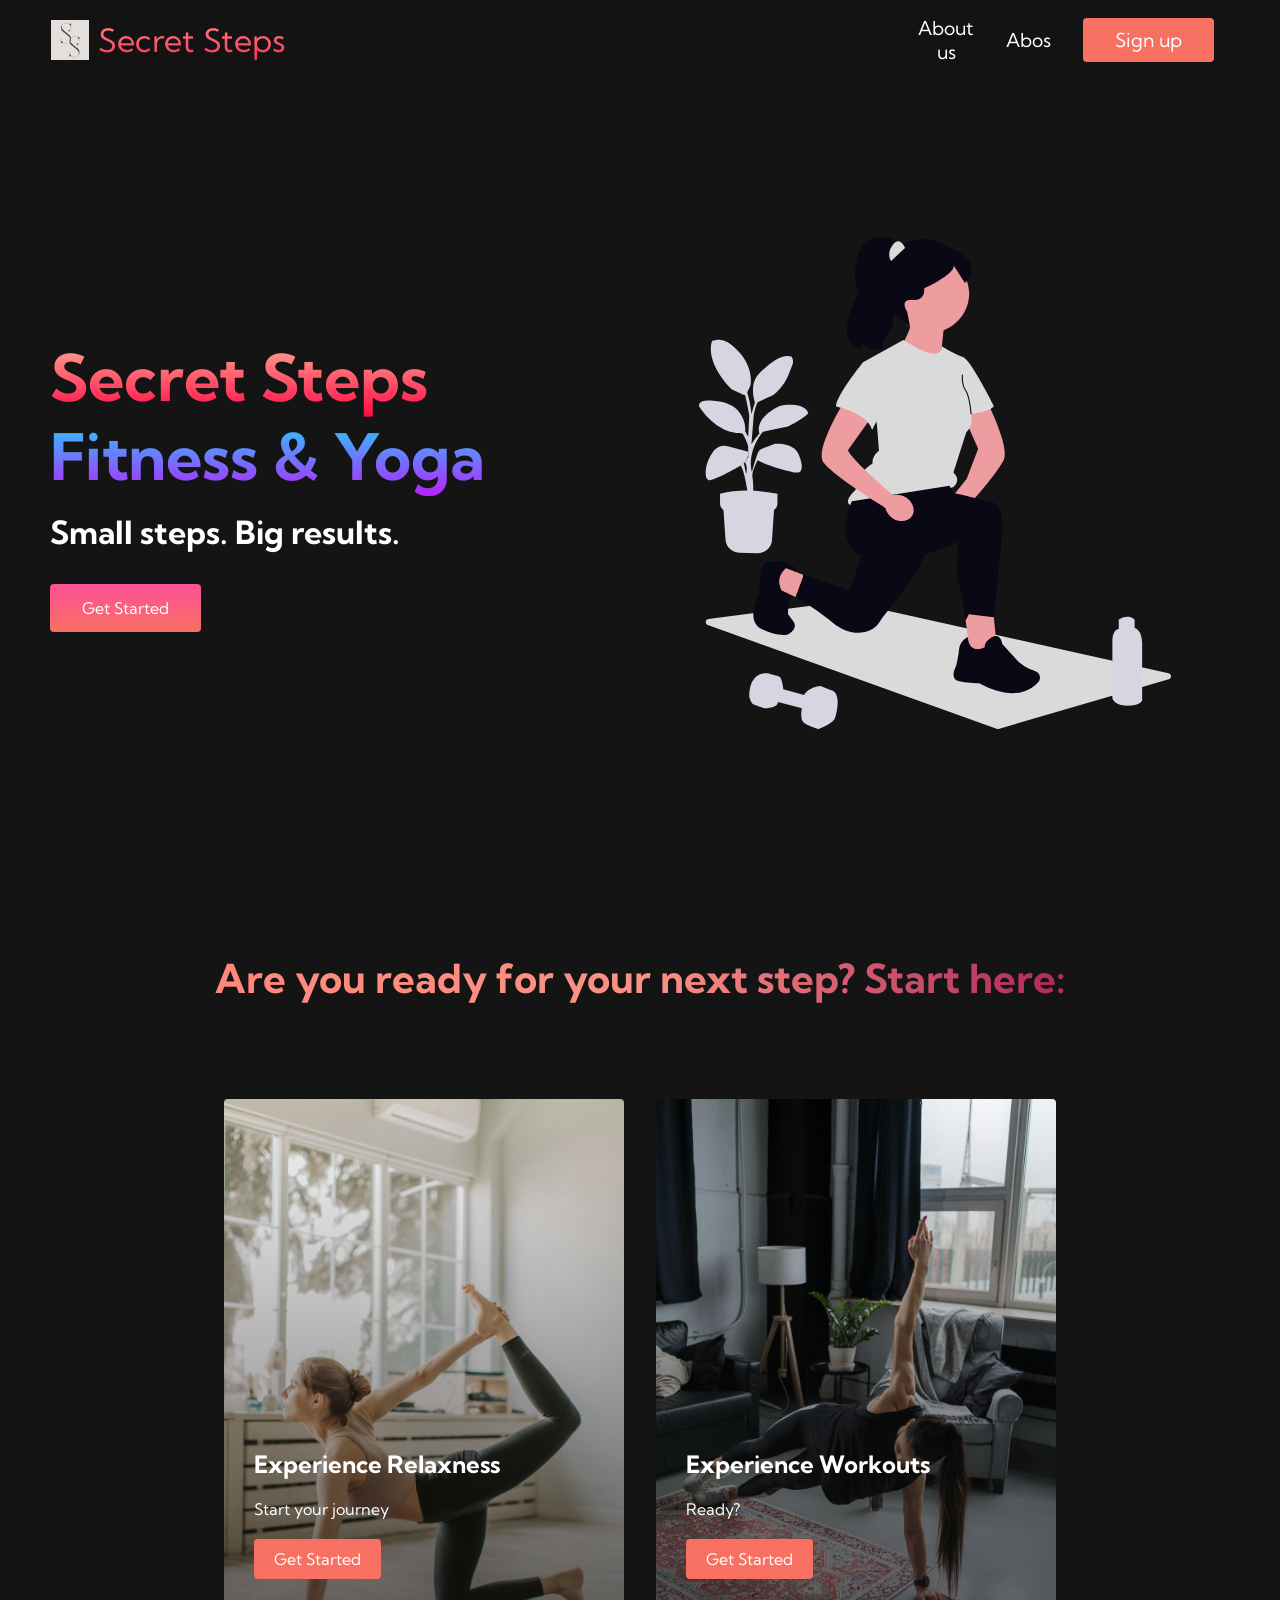
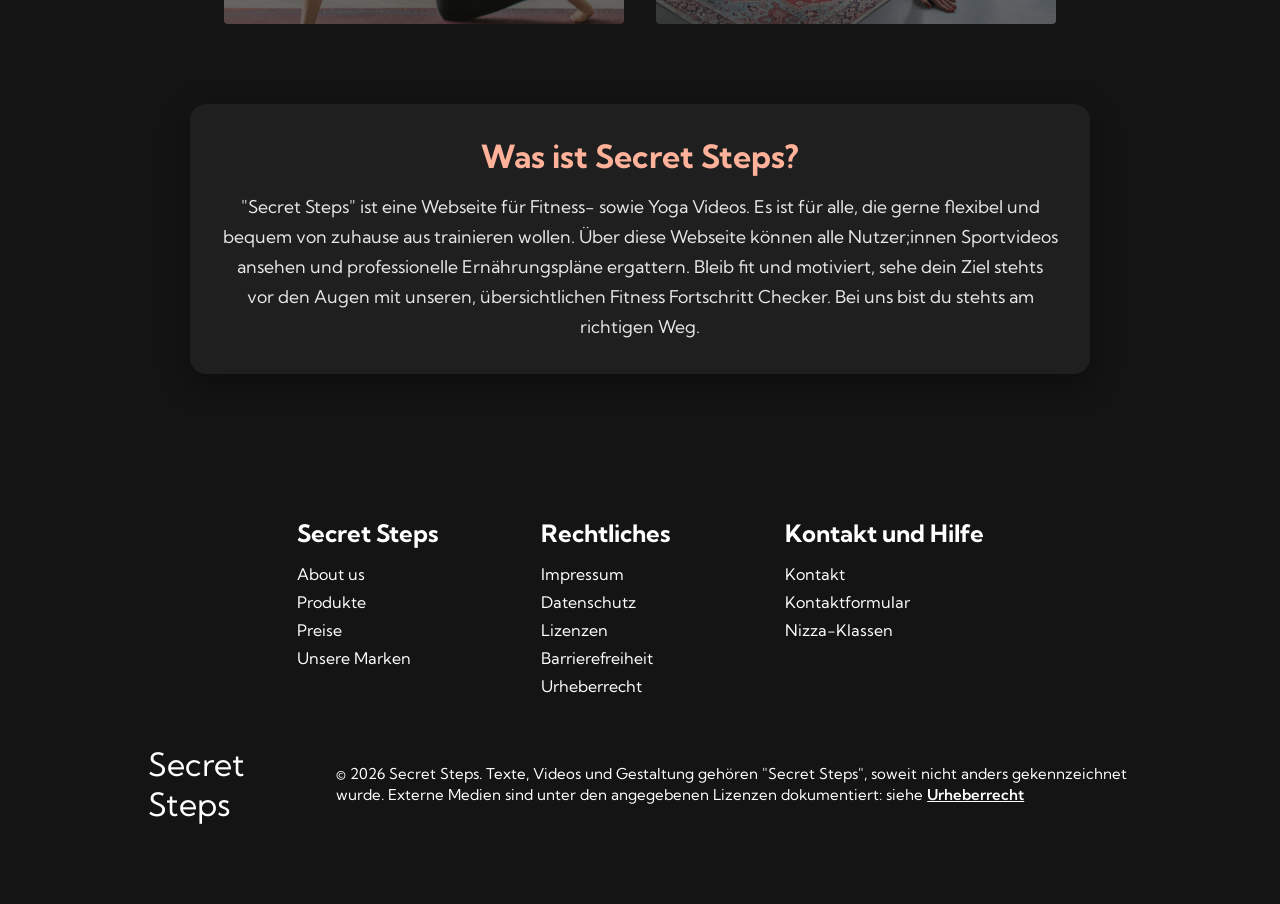
<file: index.html>
<!DOCTYPE html>
    <html lang="de">
    <head>
        <meta charset="UTF-8">
        <meta name="viewport" content="width=device-width, initial-scale=1.0">
        <title>Secret Steps</title>
        <link rel="stylesheet" href="styles.css">
        <link rel="preconnect" href="https://fonts.googleapis.com">
        <link rel="preconnect" href="https://fonts.gstatic.com" crossorigin>
        <link href="https://fonts.googleapis.com/css2?family=Kumbh+Sans:wght,YOPQ@100..900,300&display=swap" rel="stylesheet">
    </head>
    <body>
       <nav class="navbar">
        <div class="navbar__container">
            <a href="index.html" id="navbar__logo">
                <img src = "image/SS-Logo.png" alt = "Secret Steps Logo" class="logo-img">
                Secret Steps
            </a>
            
            <ul class="navbar__menu">
                
                <li class="navbar__item">
                    <a href="about.html" class="navbar__links">
                        About us
                    </a>
                </li>
                <li class="navbar__item">
                    <a href="products.html#videos" class="navbar__links">
                        Abos
                    </a>
                </li>
                <li class="navbar__btn">
                    <a href="checkout.html" class="button checkout-btn login-notice">
                        Sign up
                    </a>
                </li>
            </ul>
        </div>
       </nav>

       <div class = "main">
            <div class = "main__container">
                <div class="main__contant">
                    <h1>Secret Steps</h1>
                    <h2>Fitness & Yoga</h2>
                    <p>Small steps. Big results.</p>
                    <button class="main__btn"><a href="products.html">Get Started</a></button>
                </div>
                <div class="main__img--container">
                    <img src="image/pic1.svg" alt="pic" id="main__img">
                </div>
            </div>
       </div>
       <div class="services">
        <h1>Are you ready for your next step? Start here:</h1>
        <div class="services__container">
            <div class="services__card">
                <h2>Experience Relaxness</h2>
                <p>Start your journey</p>
                <a href="products.html#videos"><button>Get Started</button></a>
            </div>
            <div class="services__card">
                <h2>Experience Workouts</h2>
                <p>Ready?</p>
                <a href="products.html#videos"><button>Get Started</button></a>
                
            </div>
        </div>
        <div class="website-description">
            <h2>Was ist Secret Steps?</h2>
            <p>
                "Secret Steps" ist eine Webseite für Fitness- sowie Yoga Videos. Es ist für alle, die gerne flexibel und bequem von zuhause aus trainieren wollen. Über diese Webseite können alle Nutzer;innen Sportvideos ansehen und professionelle Ernährungspläne ergattern.
                Bleib fit und motiviert, sehe dein Ziel stehts vor den Augen mit unseren, übersichtlichen Fitness Fortschritt Checker. Bei uns bist du stehts am richtigen Weg.
            </p>
        </div>
       </div>


       <div class="footer__container">
        <div class="footer__links">
            <div class="footer__links--wrapper">
                <div class = "footer__links--items">
                    <h2>Secret Steps</h2>
                    <a href="about.html">About us</a>
                    <a href="products.html">Produkte</a>
                    <a href="products.html#videos">Preise</a>
                    <a href="about.html#marken">Unsere Marken</a>
                </div>
            </div>
            <div class="footer__link--wrapper">
                <div class = "footer__links--items">
                    <h2>Rechtliches</h2>
                    <a href="impressum.html">Impressum</a>
                    <a href="datenschutz.html">Datenschutz</a>
                    <a href="lizensen.html">Lizenzen</a>
                    <a href="barrierefreiheit.html">Barrierefreiheit</a>
                    <a href="lizenz.html">Urheberrecht</a>
                </div>
                <div class = "footer__links--items">
                    <h2>Kontakt und Hilfe</h2>
                    <a href="gewerbe.html">Kontakt</a>
                    <a href="gewerbe.html#formular">Kontaktformular</a>
                    <a href="about.html#nizza">Nizza-Klassen</a>
                </div>
            </div>
        </div>
        <div class="social__media">
            <div class="social__media--wrap">
                <div class="footer__logo">
                    <a href="index.html" id="footer__logo"><i class="fas fa-gem"></i>Secret Steps</a>
                </div>
                <p class="website__rights">© 2026 Secret Steps. Texte, Videos und Gestaltung gehören "Secret Steps", soweit nicht anders gekennzeichnet wurde.
                    Externe Medien sind unter den angegebenen Lizenzen dokumentiert: siehe <a href="lizenz.html">Urheberrecht</a> 
                    </p>
                
            </div>
        </div>
       </div>
       

       <script src="app.js"></script>
       <script src="login.js"></script>
    </body>
    </html>
</file>
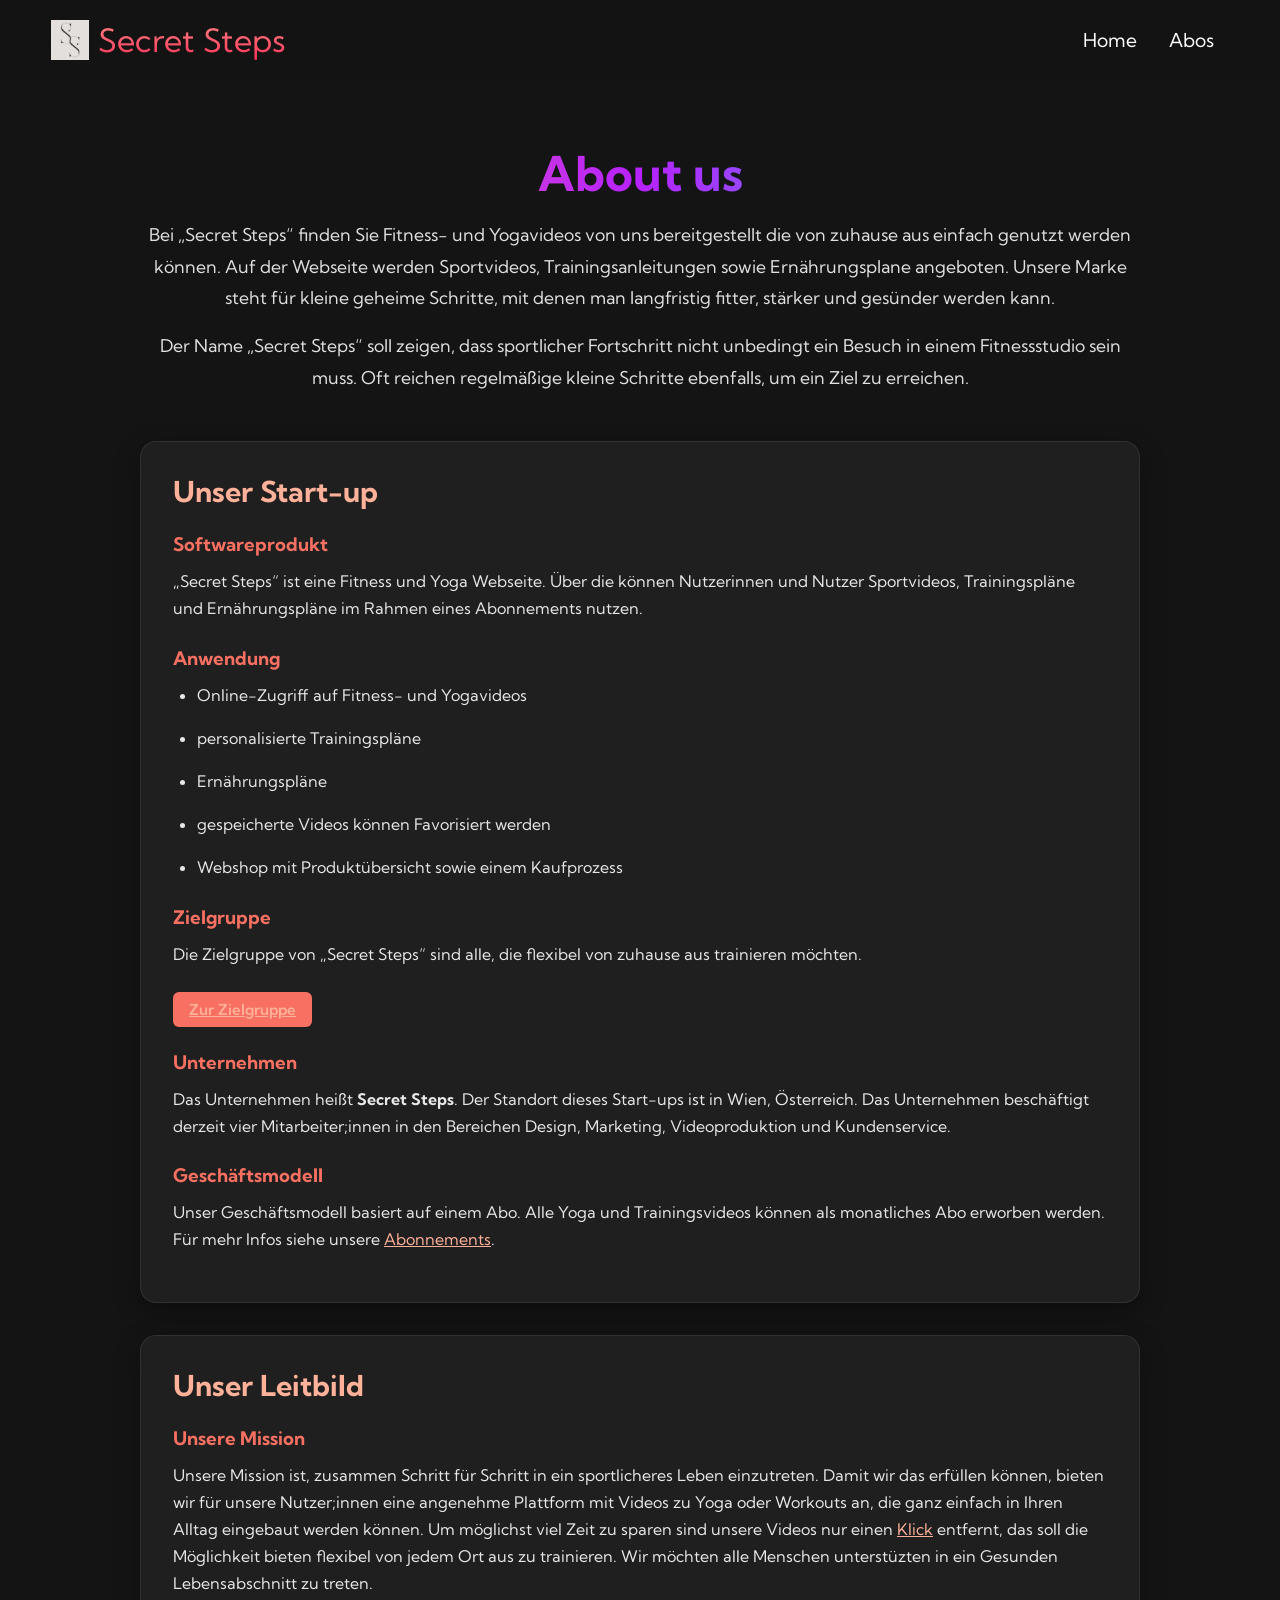
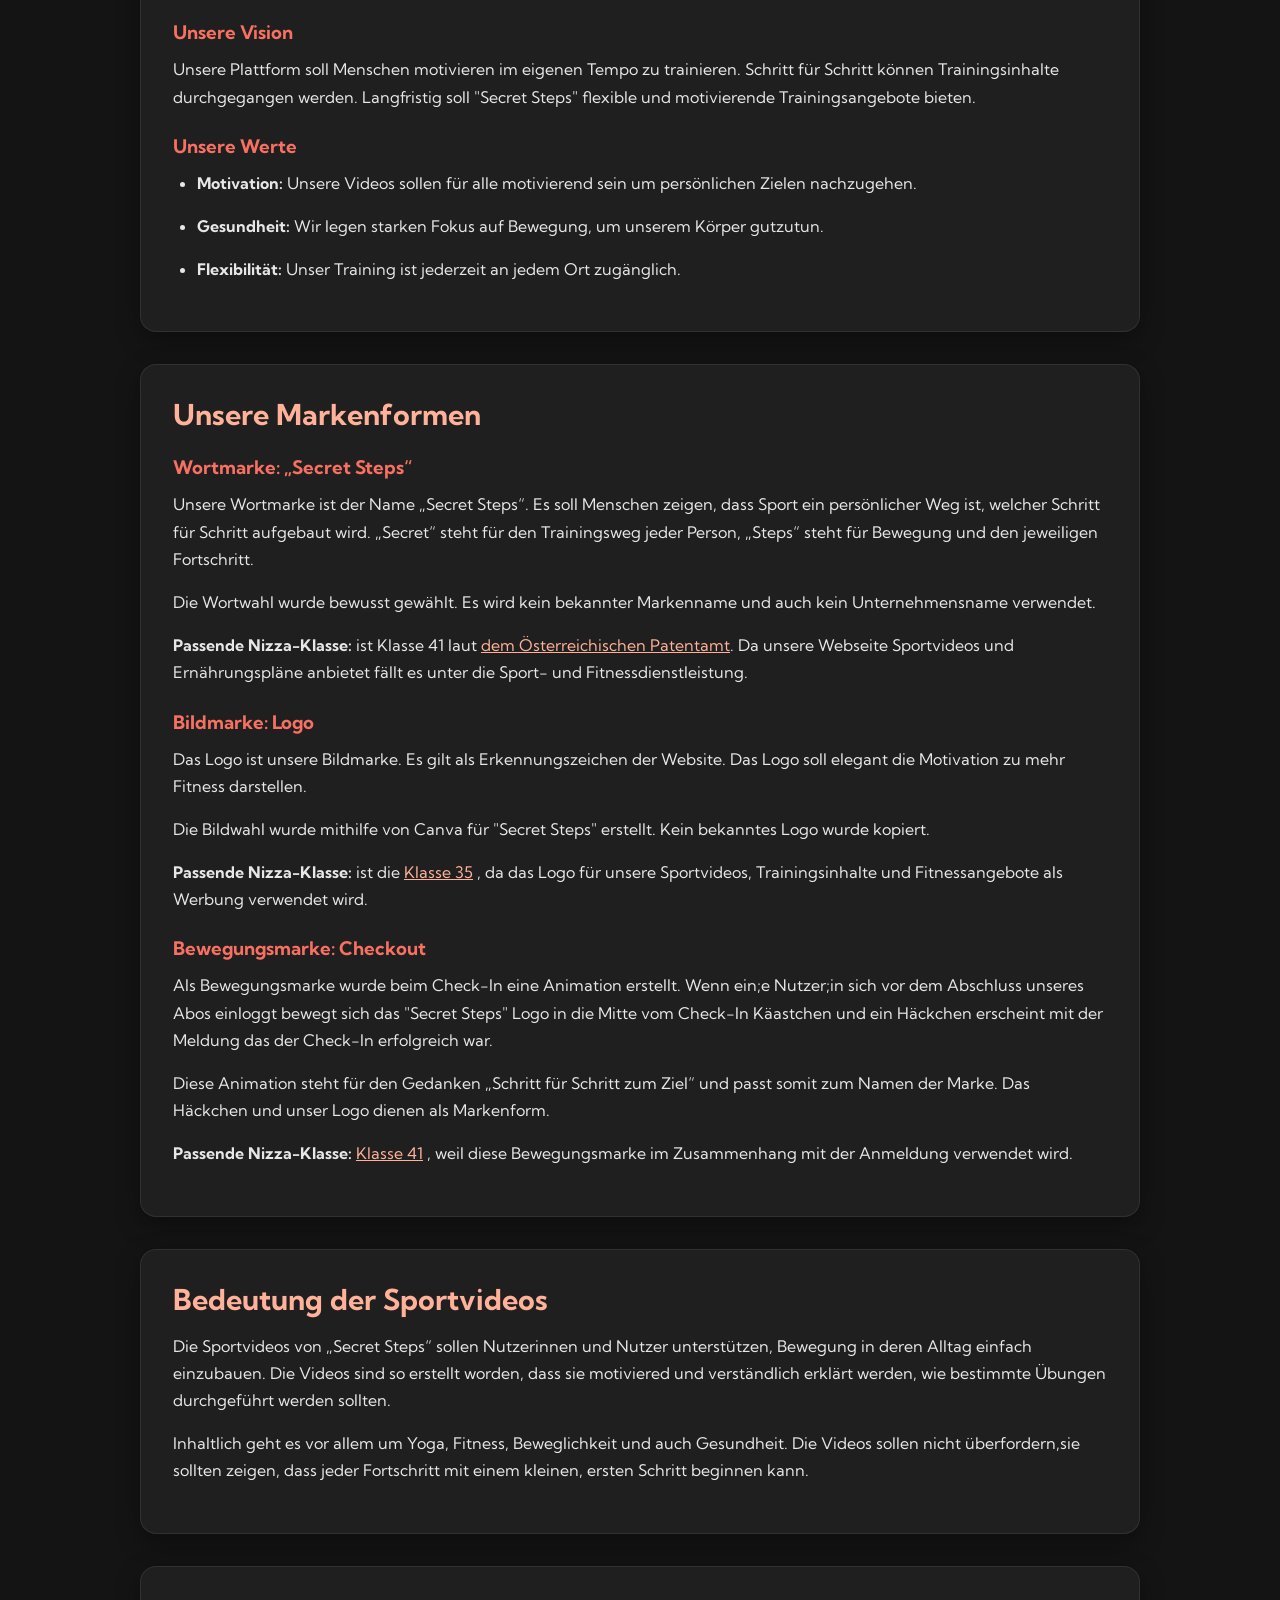
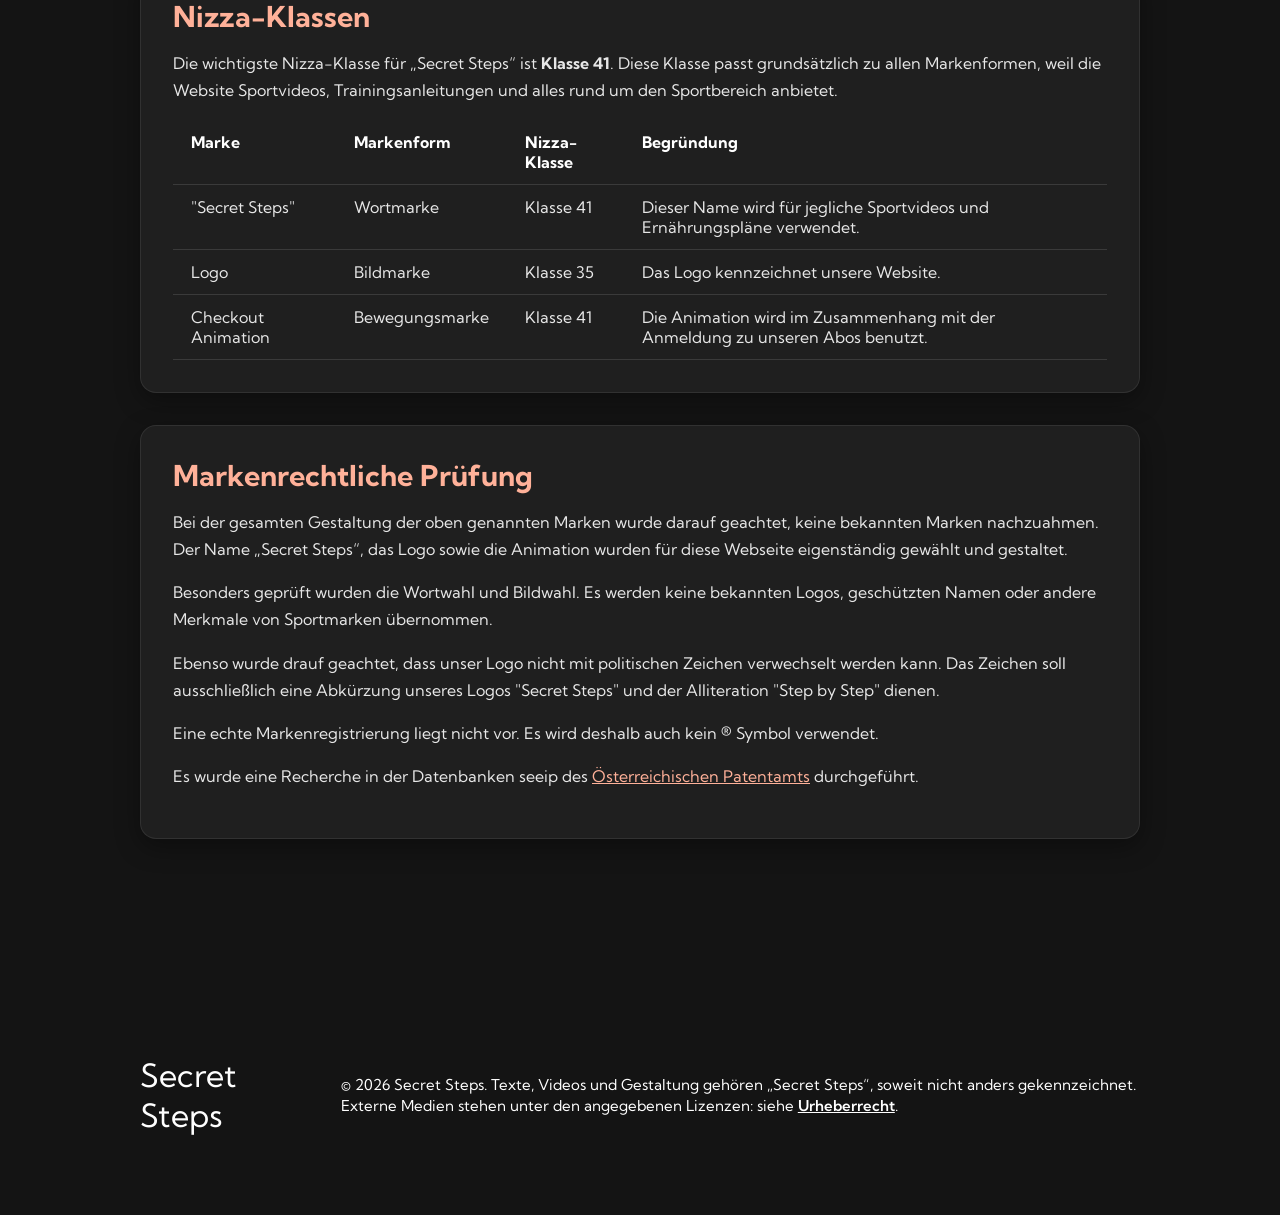
<file: about.html>
<!DOCTYPE html>
<html lang="de">
<head>
    <meta charset="UTF-8">
    <meta name="viewport" content="width=device-width, initial-scale=1.0">
    <title>About us | Secret Steps</title>
    <link rel="stylesheet" href="styles.css">

    <link rel="preconnect" href="https://fonts.googleapis.com">
    <link rel="preconnect" href="https://fonts.gstatic.com" crossorigin>
    <link href="https://fonts.googleapis.com/css2?family=Kumbh+Sans:wght,YOPQ@100..900,300&display=swap" rel="stylesheet">
</head>
<body>

    <nav class="navbar">
        <div class="navbar__container">
            <a href="index.html" id="navbar__logo">
                <img src="image/SS-Logo.png" alt="Secret Steps Logo" class="logo-img">
                Secret Steps
            </a>

            <ul class="navbar__menu">
                <li class="navbar__item">
                    <a href="index.html" class="navbar__links">Home</a>
                </li>
                
                <li class="navbar__item">
                    <a href="products.html#videos" class="navbar__links">Abos</a>
                </li>
            </ul>
        </div>
    </nav>

    <main class="legal-page">

        <section class="legal-hero">
            <h1>About us</h1>
            <p>
                Bei „Secret Steps“ finden Sie Fitness- und Yogavideos von uns bereitgestellt die von zuhause aus einfach genutzt werden können. Auf der Webseite
                werden Sportvideos, Trainingsanleitungen sowie Ernährungsplane angeboten.
                Unsere Marke steht für kleine geheime Schritte, mit denen man langfristig fitter,
                stärker und gesünder werden kann.
            </p>
            <p>
                Der Name „Secret Steps“ soll zeigen, dass sportlicher Fortschritt nicht
                unbedingt ein Besuch in einem Fitnessstudio sein muss. Oft reichen regelmäßige kleine
                Schritte ebenfalls, um ein Ziel zu erreichen.
            </p>
        </section>

        <section class="legal-card" id="startup">
    <h2>Unser Start-up</h2>

    <h3>Softwareprodukt</h3>
    <p>
        „Secret Steps“ ist eine Fitness und Yoga Webseite. Über die 
        können Nutzerinnen und Nutzer Sportvideos, Trainingspläne und Ernährungspläne im Rahmen eines Abonnements nutzen.
    </p>

    <h3>Anwendung</h3>
    <ul>
        <li>Online-Zugriff auf Fitness- und Yogavideos</li>
        <li>personalisierte Trainingspläne</li>
        <li>Ernährungspläne</li>
        <li>gespeicherte Videos können Favorisiert werden</li>
        <li>Webshop mit Produktübersicht sowie einem Kaufprozess</li>
    </ul>

    <h3>Zielgruppe</h3>
    <p>
        Die Zielgruppe von „Secret Steps“ sind alle, die flexibel von zuhause aus
        trainieren möchten. 
    </p>
    <a href="products.html#Zielgruppe" class="small-btn">Zur Zielgruppe</a>

    <h3>Unternehmen</h3>
    <p>
        Das Unternehmen heißt <strong>Secret Steps</strong>.
        Der Standort dieses Start-ups ist in Wien, Österreich. Das Unternehmen beschäftigt derzeit vier Mitarbeiter;innen in den Bereichen
        Design, Marketing, Videoproduktion und Kundenservice.
    </p>

    <h3>Geschäftsmodell</h3>
    <p>
        Unser Geschäftsmodell basiert auf einem Abo. Alle Yoga und Trainingsvideos können als monatliches Abo erworben werden. Für mehr Infos siehe unsere <a href="products.html#videos">Abonnements</a>.
    </p>
   
</section>
<section class="legal-card">
    <h2>Unser Leitbild</h2>
    <h3>Unsere Mission</h3>
    <p>
        Unsere Mission ist, zusammen Schritt für Schritt in ein sportlicheres Leben einzutreten. Damit wir das erfüllen können, bieten wir für unsere Nutzer;innen eine angenehme Plattform mit Videos zu Yoga oder Workouts an, die ganz einfach in Ihren Alltag eingebaut werden können.
        Um möglichst viel Zeit zu sparen sind unsere Videos nur einen <a href="products.html#videos">Klick</a> entfernt, das soll die Möglichkeit bieten flexibel von jedem Ort aus zu trainieren. Wir möchten alle Menschen unterstüzten in ein Gesunden Lebensabschnitt zu treten. 
    </p>
    <h3>Unsere Vision</h3>
    <p>
        Unsere Plattform soll Menschen motivieren im eigenen Tempo zu trainieren. Schritt für Schritt können Trainingsinhalte durchgegangen werden. Langfristig soll "Secret Steps" flexible und motivierende Trainingsangebote bieten.
    </p>
    <h3>Unsere Werte</h3>
    <ul>
        <li>
            <strong>Motivation: </strong>Unsere Videos sollen für alle motivierend sein um persönlichen Zielen nachzugehen.
         </li>
         <li>
            <strong>Gesundheit: </strong>Wir legen starken Fokus auf Bewegung, um unserem Körper gutzutun.
         </li>
        <li>
            <strong>Flexibilität: </strong>Unser Training ist jederzeit an jedem Ort zugänglich.
        </li>
            
    </ul>
</section>

        <section class="legal-card" id="marken">
            <h2>Unsere Markenformen</h2>

            <h3>Wortmarke: „Secret Steps“</h3>
            <p>
                Unsere Wortmarke ist der Name „Secret Steps“. Es soll Menschen zeigen, dass Sport ein persönlicher Weg ist, welcher Schritt für Schritt aufgebaut wird.
                „Secret“ steht für den Trainingsweg jeder
                Person, „Steps“ steht für Bewegung und den jeweiligen Fortschritt.
            </p>
            <p>
                Die Wortwahl wurde bewusst gewählt. Es wird kein
                bekannter Markenname und auch kein Unternehmensname verwendet.
            </p>
            <p>
                <strong>Passende Nizza-Klasse:</strong> 
                ist Klasse 41 laut <a href="https://tmclass.tmdn.org/ec2/search/find?language=de&text=sport&niceClass=&size=25&page=1&harmonised=true&searchMode=WORDSPREFIX&sortBy=relevance">dem Österreichischen Patentamt</a>.
                Da unsere Webseite Sportvideos und Ernährungspläne anbietet fällt es unter die Sport- und Fitnessdienstleistung.
            </p>

            <h3>Bildmarke: Logo</h3>
            <p>
                Das Logo ist unsere Bildmarke. Es gilt als Erkennungszeichen der Website. Das Logo
                soll elegant die Motivation zu mehr Fitness darstellen.
            </p>
            <p>
                Die Bildwahl wurde mithilfe von Canva für "Secret Steps" erstellt.
                Kein bekanntes Logo wurde kopiert.
            </p>
            <p>
                <strong>Passende Nizza-Klasse:</strong> ist die <a href="https://tmclass.tmdn.org/ec2/search/find?language=de&text=sport&niceClass=&size=25&page=1&harmonised=true&searchMode=WORDSPREFIX&sortBy=relevance">Klasse 35</a>
                , da das Logo für unsere Sportvideos,
                Trainingsinhalte und Fitnessangebote als Werbung verwendet wird.
            </p>

            <h3>Bewegungsmarke: Checkout</h3>
            <p>
                Als Bewegungsmarke wurde beim Check-In eine Animation erstellt. Wenn ein;e Nutzer;in sich vor dem Abschluss unseres Abos einloggt bewegt sich das "Secret Steps" Logo in die Mitte vom Check-In Käastchen und ein Häckchen erscheint mit der Meldung das der Check-In erfolgreich war.
               
            </p>
            <p>
                Diese Animation steht für den Gedanken „Schritt für Schritt zum Ziel“ und passt somit
                zum Namen der Marke. Das Häckchen und unser Logo dienen als Markenform.
            </p>
            <p>
                <strong>Passende Nizza-Klasse:</strong> <a href="https://tmclass.tmdn.org/ec2/search/find?language=de&text=sport&niceClass=&size=25&page=1&harmonised=true&searchMode=WORDSPREFIX&sortBy=relevance">Klasse 41</a>
                , weil diese Bewegungsmarke im
                Zusammenhang mit der Anmeldung verwendet wird.
            </p>
        </section>

        <section class="legal-card" id="sportvideos">
            <h2>Bedeutung der Sportvideos</h2>
            <p>
                Die Sportvideos von „Secret Steps“ sollen Nutzerinnen und Nutzer
                unterstützen, Bewegung in deren Alltag einfach einzubauen. Die Videos sind so erstellt worden, dass sie motiviered und verständlich erklärt werden, wie bestimmte Übungen durchgeführt
                werden sollten.
            </p>
            <p>
                Inhaltlich geht es vor allem um Yoga, Fitness, Beweglichkeit und auch
                Gesundheit. Die Videos sollen nicht überfordern,sie sollten zeigen, dass
                jeder Fortschritt mit einem kleinen, ersten Schritt beginnen kann.
            </p>
            
        </section>

        <section class="legal-card" id="nizza">
            <h2>Nizza-Klassen</h2>
            <p>
                Die wichtigste Nizza-Klasse für „Secret Steps“ ist <strong>Klasse 41</strong>.
                Diese Klasse passt grundsätzlich zu allen Markenformen, weil die Website Sportvideos,
                Trainingsanleitungen und alles rund um den Sportbereich anbietet.
            </p>

            <table class="license-table">
                <thead>
                    <tr>
                        <th>Marke</th>
                        <th>Markenform</th>
                        <th>Nizza-Klasse</th>
                        <th>Begründung</th>
                    </tr>
                </thead>
                <tbody>
                    <tr>
                        <td>"Secret Steps"</td>
                        <td>Wortmarke</td>
                        <td>Klasse 41</td>
                        <td>Dieser Name wird für jegliche Sportvideos und Ernährungspläne verwendet.</td>
                    </tr>
                    <tr>
                        <td>Logo</td>
                        <td>Bildmarke</td>
                        <td>Klasse 35</td>
                        <td>Das Logo kennzeichnet unsere Website.</td>
                    </tr>
                    <tr>
                        <td>Checkout Animation</td>
                        <td>Bewegungsmarke</td>
                        <td>Klasse 41</td>
                        <td>Die Animation wird im Zusammenhang mit der Anmeldung zu unseren Abos benutzt.</td>
                    </tr>
                </tbody>
            </table>

        </section>

        <section class="legal-card" id="markenrecht">
            <h2>Markenrechtliche Prüfung</h2>
            <p>
                Bei der gesamten Gestaltung der oben genannten Marken wurde darauf geachtet, keine bekannten Marken
                nachzuahmen. Der Name „Secret Steps“, das Logo sowie die Animation
                wurden für diese Webseite eigenständig gewählt und gestaltet.
            </p>
            <p>
                Besonders geprüft wurden die Wortwahl und Bildwahl. Es werden keine bekannten Logos, geschützten Namen oder 
                andere Merkmale von Sportmarken übernommen.
            </p>
            <p>
                Ebenso wurde drauf geachtet, dass unser Logo nicht mit politischen Zeichen verwechselt werden kann. Das Zeichen soll ausschließlich eine Abkürzung unseres Logos "Secret Steps" und der Alliteration "Step by Step" dienen.
            </p>
            <p>
                Eine echte Markenregistrierung liegt nicht vor. Es wird deshalb auch kein
                ® Symbol verwendet.
            </p>
            <p>
                Es wurde eine Recherche in der Datenbanken seeip des <a href="https://seeip.patentamt.at/de">Österreichischen Patentamts</a> durchgeführt.
            </p>
            
        </section>

    </main>

    <footer class="footer__container">
        <div class="social__media">
            <div class="social__media--wrap">
                <div class="footer__logo">
                    <a href="index.html" id="footer__logo">Secret Steps</a>
                </div>

                <p class="website__rights">
                    © 2026 Secret Steps. Texte, Videos und Gestaltung gehören
                    „Secret Steps“, soweit nicht anders gekennzeichnet.
                    Externe Medien stehen unter den angegebenen Lizenzen:
                    siehe <a href="lizenz.html">Urheberrecht</a>.
                </p>
            </div>
        </div>
    </footer>
    

</body>
</html>
</file>
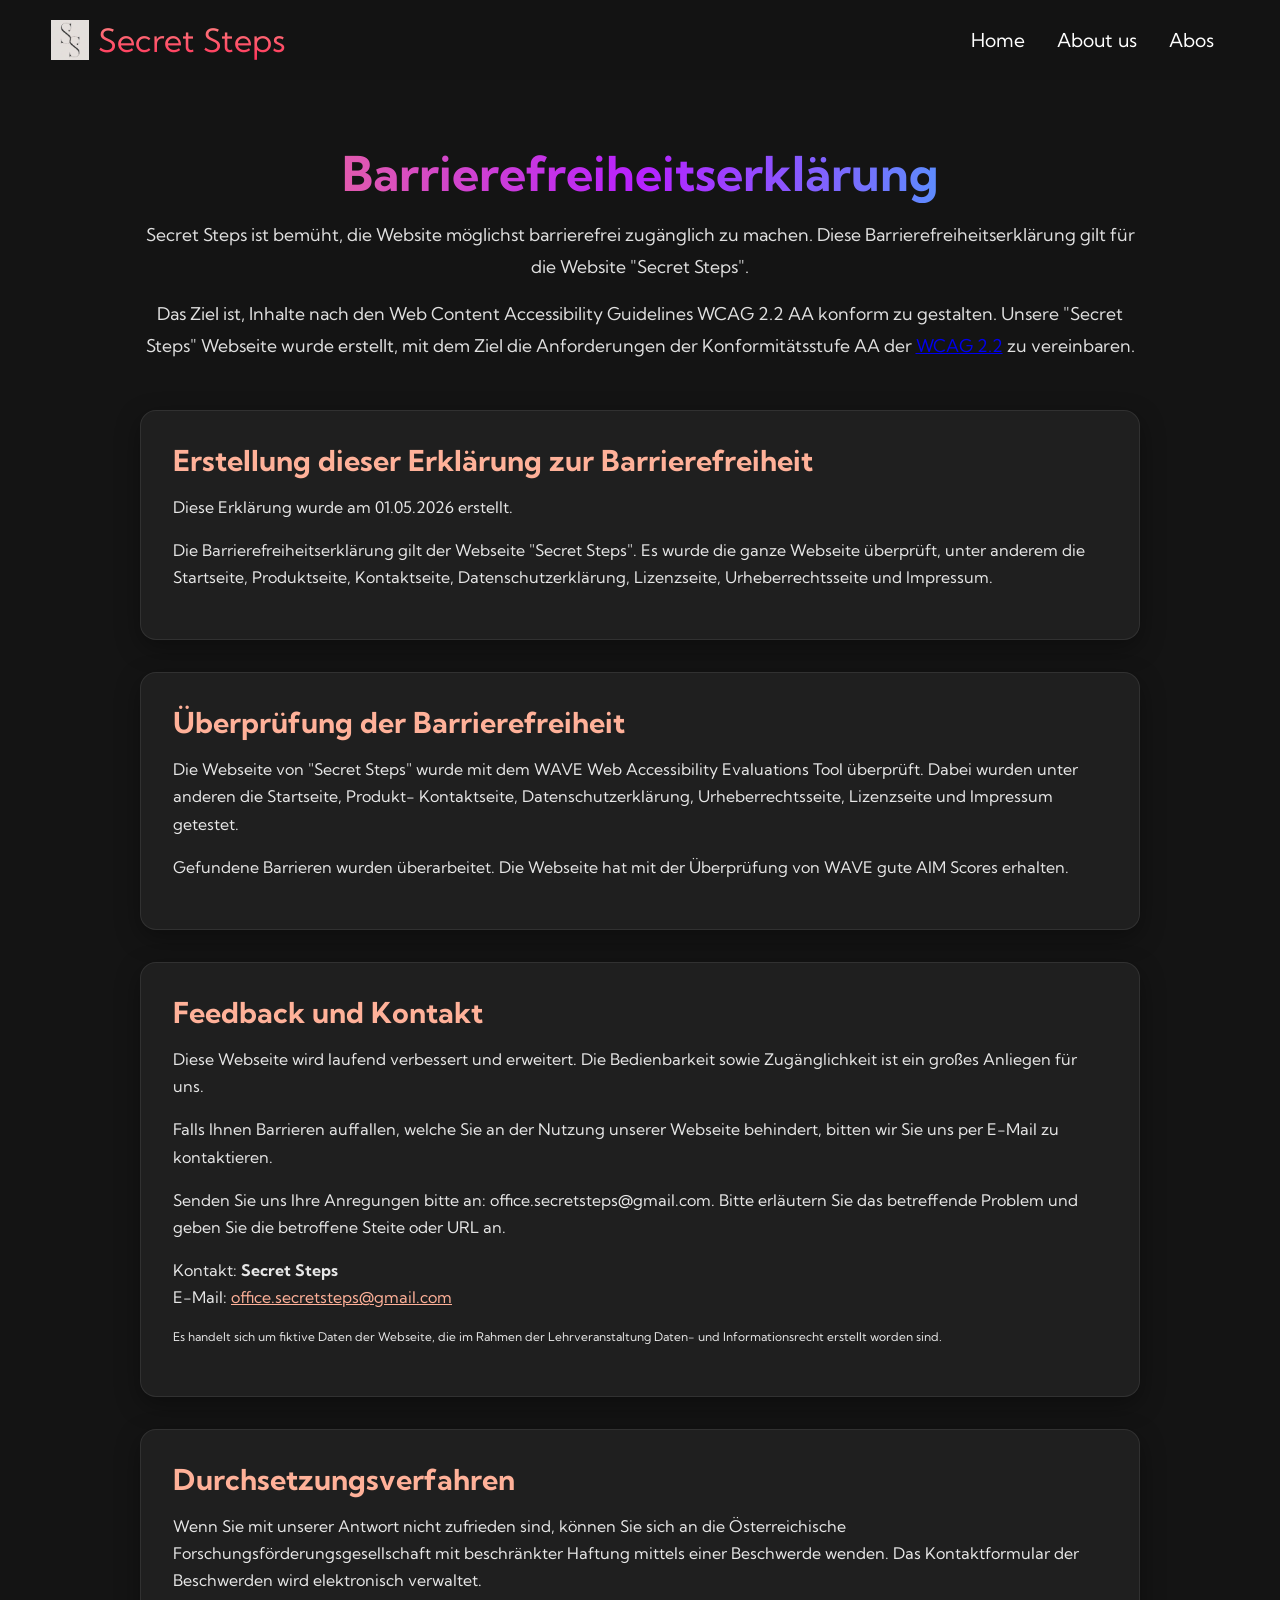
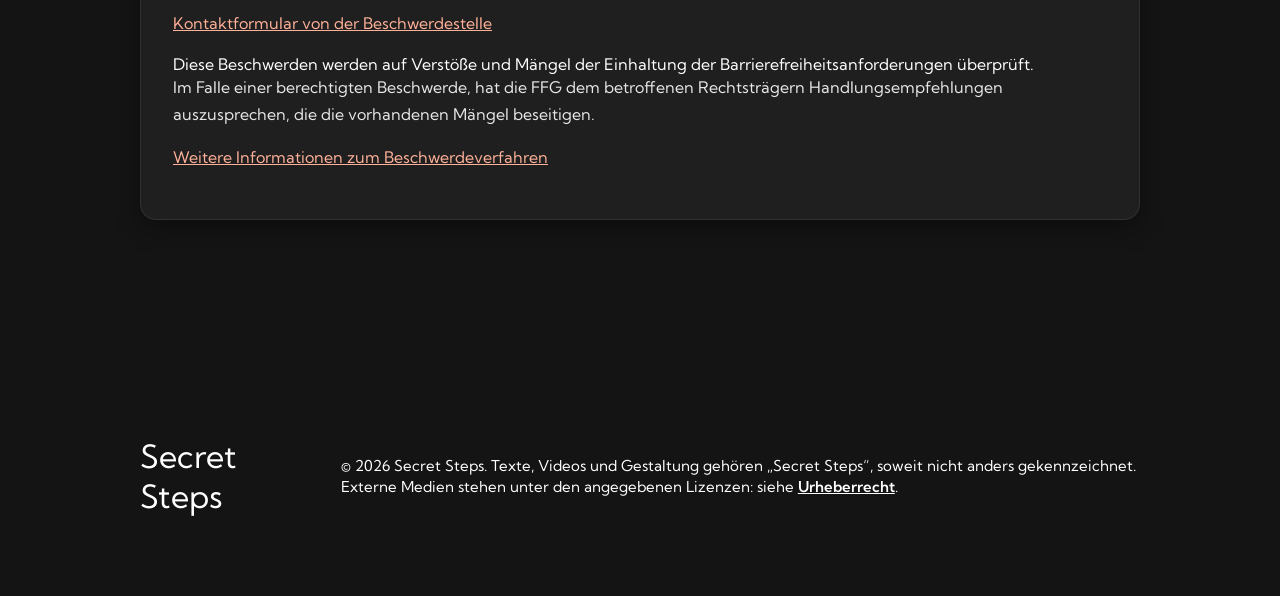
<file: barrierefreiheit.html>
<!DOCTYPE html>
<html lang="de">
<head>
    <meta charset="UTF-8">
    <meta name="viewport" content="width=device-width, initial-scale=1.0">
    <title>Barrierefreiheit | Secret Steps</title>
    <link rel="stylesheet" href="styles.css">

    <link rel="preconnect" href="https://fonts.googleapis.com">
    <link rel="preconnect" href="https://fonts.gstatic.com" crossorigin>
    <link href="https://fonts.googleapis.com/css2?family=Kumbh+Sans:wght,YOPQ@100..900,300&display=swap" rel="stylesheet">
</head>
<body>

    <nav class="navbar">
        <div class="navbar__container">
            <a href="index.html" id="navbar__logo">
                <img src="image/SS-Logo.png" alt="Secret Steps Logo" class="logo-img">
                Secret Steps
            </a>

            <ul class="navbar__menu">
                <li class="navbar__item">
                    <a href="index.html" class="navbar__links">Home</a>
                </li>
                <li class="navbar__item">
                    <a href="about.html" class="navbar__links">About us</a>
                </li>
                <li class="navbar__item">
                    <a href="products.html#videos" class="navbar__links">Abos</a>
                </li>
              
            </ul>
        </div>
    </nav>

    <main class="legal-page" id="main-content">

        <section class="legal-hero">
            <h1>Barrierefreiheitserklärung</h1>
            <p>
                Secret Steps ist bemüht, die Website möglichst barrierefrei zugänglich zu machen.
                Diese Barrierefreiheitserklärung gilt für die Website "Secret Steps".
            </p>
            <p>
                Das Ziel ist, Inhalte nach den Web Content Accessibility Guidelines WCAG 2.2 AA konform zu gestalten.
                Unsere "Secret Steps" Webseite wurde erstellt, mit dem Ziel die Anforderungen der Konformitätsstufe AA der <a href="https://www.w3.org/TR/WCAG22/" target ="_blank" rel="noopener noreferrer">WCAG 2.2</a> zu vereinbaren.
            </p>
        </section>

        <section class="legal-card">
            <h2>Erstellung dieser Erklärung zur Barrierefreiheit</h2>
            <p>
                Diese Erklärung wurde am 01.05.2026 erstellt.
                </p>
                <p>
                Die Barrierefreiheitserklärung gilt der Webseite "Secret Steps".
                Es wurde die ganze Webseite überprüft, unter anderem die Startseite, Produktseite, Kontaktseite,
                Datenschutzerklärung, Lizenzseite, Urheberrechtsseite und Impressum.
                </p>
                
        </section>
        <section class ="legal-card">
            <h2>Überprüfung der Barrierefreiheit</h2>
            <p>
                Die Webseite von "Secret Steps" wurde mit dem WAVE Web Accessibility Evaluations Tool überprüft. Dabei wurden unter anderen die Startseite, Produkt- Kontaktseite, Datenschutzerklärung, Urheberrechtsseite, Lizenzseite und Impressum getestet.
            </p>
            <p>
                Gefundene Barrieren wurden überarbeitet.
                Die Webseite hat mit der Überprüfung von WAVE gute AIM Scores erhalten.
            </p>
        </section>


        <section class="legal-card">
            <h2>Feedback und Kontakt</h2>
            <p>
                Diese Webseite wird laufend verbessert und erweitert. Die Bedienbarkeit sowie Zugänglichkeit ist ein großes Anliegen für uns.
            </p>
            <p>
                Falls Ihnen Barrieren auffallen, welche Sie an der Nutzung unserer Webseite behindert, bitten wir Sie uns per E-Mail zu kontaktieren.
            </p>
            <p>
                Senden Sie uns Ihre Anregungen bitte an: office.secretsteps@gmail.com. Bitte erläutern Sie das betreffende Problem und geben Sie die betroffene Steite oder URL an.
            </p>
            <p>
                Kontakt:
                <strong>Secret Steps</strong><br>
                E-Mail: <a href="mailto:office.secretsteps@gmail.com">office.secretsteps@gmail.com</a>
                
                
            </p>
                <p style ="font-size: 12px;">
                Es handelt sich um fiktive Daten der Webseite, die im Rahmen der Lehrveranstaltung Daten- und Informationsrecht erstellt worden sind.<br>

                </p>
    
        </section>

        <section class="legal-card">
            <h2>Durchsetzungsverfahren</h2>
            <p>
                Wenn Sie mit unserer Antwort nicht zufrieden sind, können Sie sich an die Österreichische Forschungsförderungsgesellschaft mit beschränkter Haftung mittels einer Beschwerde wenden. Das Kontaktformular der Beschwerden wird elektronisch verwaltet.
                <p>
                <a href="https://www.digitalbarrierefrei.at/de/beschwerdestelle/kontaktformular-beschwerdestelle" target ="_blank" rel="noopener noreferrer">Kontaktformular von der Beschwerdestelle</a>
                </p>
                Diese Beschwerden werden auf Verstöße und Mängel der Einhaltung der Barrierefreiheitsanforderungen überprüft.
                <p>
                    Im Falle einer berechtigten Beschwerde, hat die FFG dem betroffenen Rechtsträgern Handlungsempfehlungen auszusprechen, die die vorhandenen Mängel beseitigen.
                    <p>
                    <a href="https://www.digitalbarrierefrei.at/de-LL/beschwerde-einreichen/informationen-zum-beschwerdeprozess" target ="_blank" rel="noopener noreferrer">Weitere Informationen zum Beschwerdeverfahren</a>

                    </p>
                </p>
            </p>

        
        </section>


    </main>

    <footer class="footer__container">
        <div class="social__media">
            <div class="social__media--wrap">
                <div class="footer__logo">
                    <a href="index.html" id="footer__logo">Secret Steps</a>
                </div>

                <p class="website__rights">
                    © 2026 Secret Steps. Texte, Videos und Gestaltung gehören
                    „Secret Steps“, soweit nicht anders gekennzeichnet.
                    Externe Medien stehen unter den angegebenen Lizenzen:
                    siehe <a href="lizenz.html">Urheberrecht</a>.
                    <br>
                    
                </p>
            </div>
        </div>
    </footer>

</body>
</html>
</file>
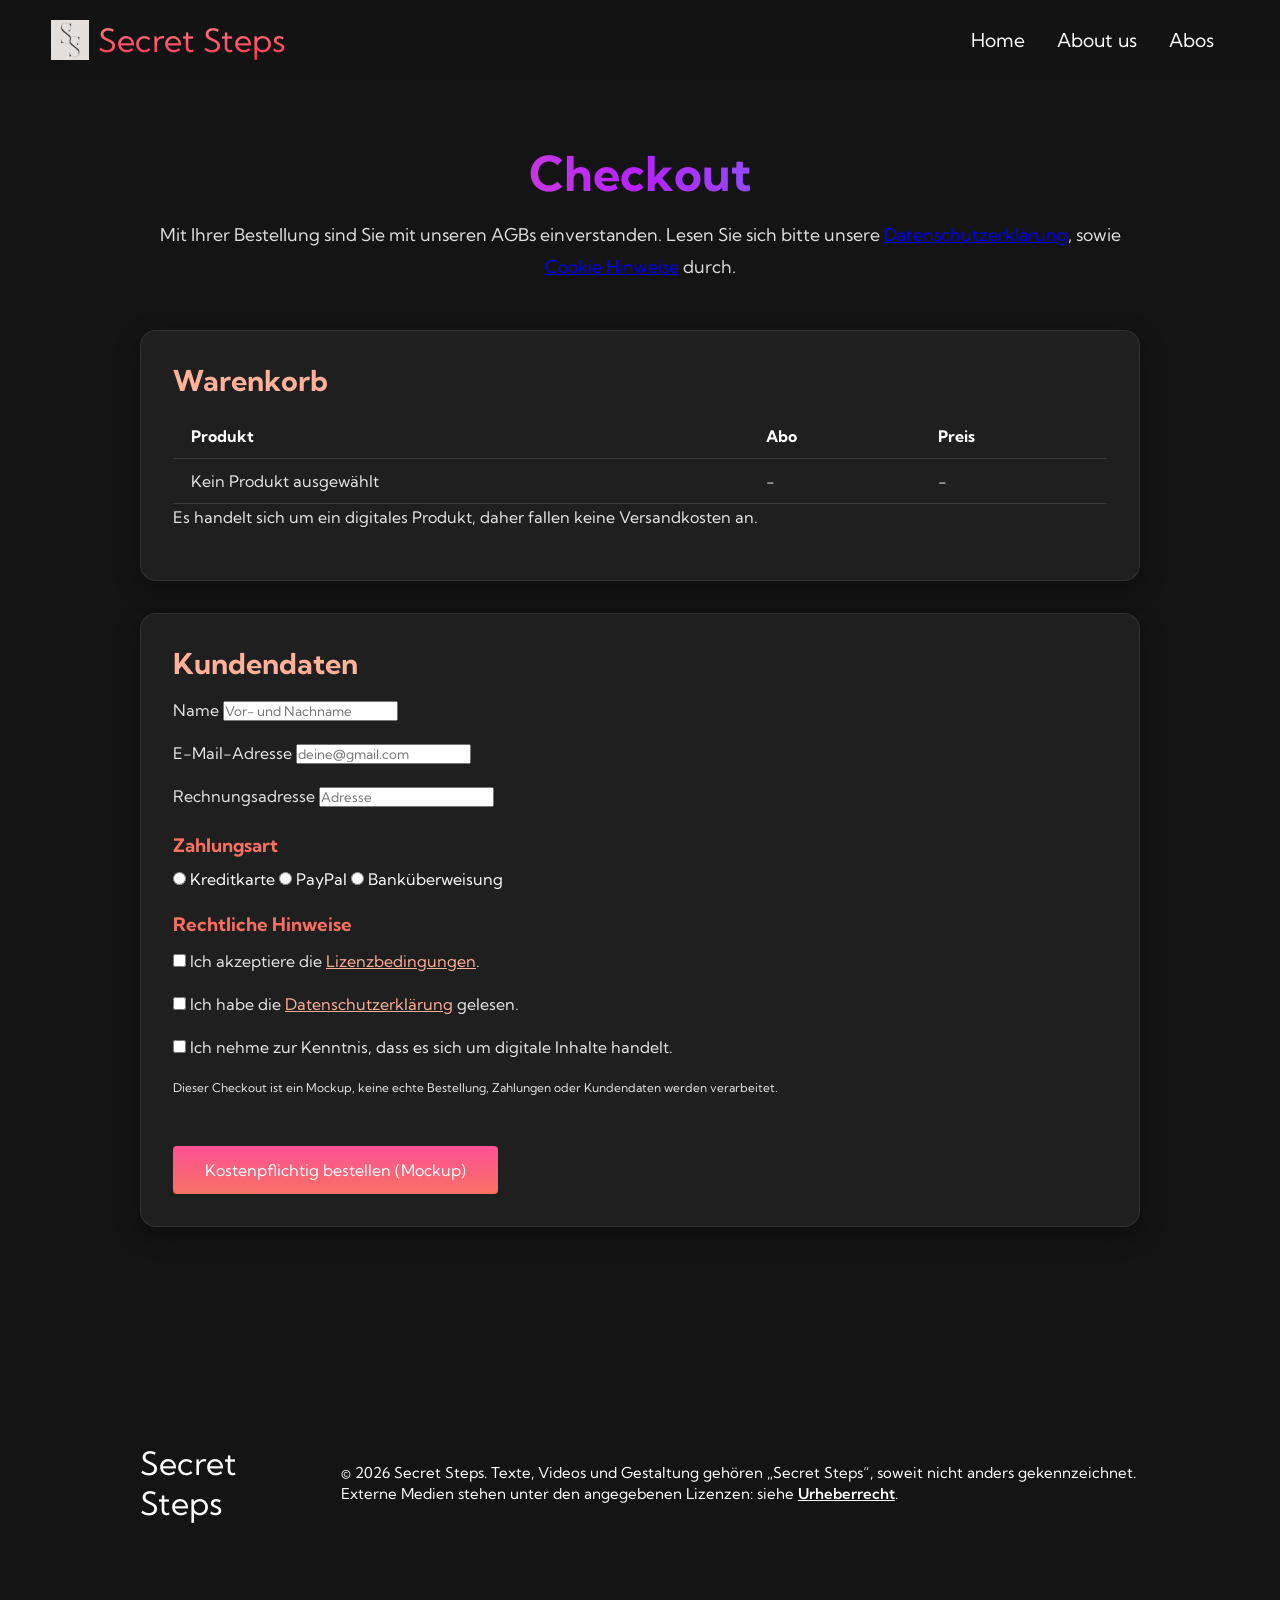
<file: checkout.html>
<!DOCTYPE html>
<html lang="de">
<head>
    <meta charset="UTF-8">
    <meta name="viewport" content="width=device-width, initial-scale=1.0">
    <title>Checkout | Secret Steps</title>
    <link rel="stylesheet" href="styles.css">

    <link rel="preconnect" href="https://fonts.googleapis.com">
    <link rel="preconnect" href="https://fonts.gstatic.com" crossorigin>
    <link href="https://fonts.googleapis.com/css2?family=Kumbh+Sans:wght,YOPQ@100..900,300&display=swap" rel="stylesheet">
</head>
<body>

    <nav class="navbar">
        <div class="navbar__container">
            <a href="index.html" id="navbar__logo">
                <img src="image/SS-Logo.png" alt="Secret Steps Logo" class="logo-img">
                Secret Steps
            </a>

            <ul class="navbar__menu">
                <li class="navbar__item">
                    <a href="index.html" class="navbar__links">Home</a>
                </li>
                <li class="navbar__item">
                    <a href="about.html" class="navbar__links">About us</a>
                </li>
                <li class="navbar__item">
                    <a href="products.html#videos" class="navbar__links">Abos</a>
                </li>
            </ul>
        </div>
    </nav>

    <main class="legal-page" id="checkout-main">

        <section class="legal-hero">
            <h1>Checkout</h1>
            <p>
                Mit Ihrer Bestellung sind Sie mit unseren AGBs einverstanden.
                Lesen Sie sich bitte unsere <a href="datenschutz.html">Datenschutzerklärung</a>, sowie <a href="datenschutz.html#cookies">Cookie Hinweise</a> durch.
            </p>
        </section>

        <section class="legal-card">
            <h2>Warenkorb</h2>

            <table class="license-table">
                <thead>
                    <tr>
                        <th>Produkt</th>
                        <th>Abo</th>
                        <th>Preis</th>
                    </tr>
                </thead>
                <tbody>
                    <tr>
                        <td id = "checkout-product">Produkt lädt...</td>
                        <td id = "checkout-duration">-</td>
                        <td id = "checkout-price">-</td>
                    </tr>
                </tbody>
            </table>

            <p>
                Es handelt sich um ein digitales Produkt, daher fallen keine Versandkosten an.
            </p>
        </section>

        <section class="legal-card">
            <h2>Kundendaten</h2>

            <form class="contact-form" action="#" method="post">
                <p>
                    <label for="name">Name</label>
                <input type="text" id="name" name="name" placeholder="Vor- und Nachname">
                </p>
                <p>
                    <label for="email">E-Mail-Adresse</label>
                <input type="email" id="email" name="email" placeholder="deine@gmail.com">
                </p>
                <p>
                     <label for="address">Rechnungsadresse</label>
                <input type="text" id="address" name="address" placeholder="Adresse">
                </p>
               
                <h3>Zahlungsart</h3>

                <label>
                    <input type="radio" name="payment" value="creditcard">
                    Kreditkarte
                </label>

                <label>
                    <input type="radio" name="payment" value="paypal">
                    PayPal
                </label>

                <label>
                    <input type="radio" name="payment" value="bank">
                    Banküberweisung
                </label>

                <h3>Rechtliche Hinweise</h3>
                <p>
                    <label>
                    <input type="checkbox" name="license">
                    Ich akzeptiere die
                    <a href="lizenz.html">Lizenzbedingungen</a>.
                </label> 
                </p>
               <p>
                <label>
                    <input type="checkbox" name="privacy">
                    Ich habe die
                    <a href="datenschutz.html">Datenschutzerklärung</a>
                    gelesen.
                </label>
               </p>

                <p>
                    <label>
                    <input type="checkbox" name="digital-content">
                    Ich nehme zur Kenntnis, dass es sich um digitale Inhalte handelt.
                </label>
                </p>
                <p style="font-size: 12px;">
                    Dieser Checkout ist ein Mockup, keine echte Bestellung,
                    Zahlungen oder Kundendaten werden verarbeitet.
                </p>

                <button type="button" class="main__btn" onclick="window.location.href='thanks.html'">
                    Kostenpflichtig bestellen (Mockup)
                </button>
            </form>
        </section>

    </main>

    <footer class="footer__container">
        <div class="social__media">
            <div class="social__media--wrap">
                <div class="footer__logo">
                    <a href="index.html" id="footer__logo">Secret Steps</a>
                </div>

                <p class="website__rights">
                    © 2026 Secret Steps. Texte, Videos und Gestaltung gehören
                    „Secret Steps“, soweit nicht anders gekennzeichnet.
                    Externe Medien stehen unter den angegebenen Lizenzen:
                    siehe <a href="lizenz.html">Urheberrecht</a>.
                </p>
            </div>
        </div>
    </footer>
<script>
    const params = new URLSearchParams(window.location.search);
    const produkt = params.get("produkt");

    const produkte = {
        yoga: {
            name: "Yoga Starter Paket",
            dauer: "monatliches Abo",
            preis: "8,99 € inkl. USt."
        },
        fitness: {
            name: "Fitness Workout",
            dauer: "monatliches Abo",
            preis: "8,99 € inkl. USt."
        },
        premium: {
            name: "Secret Steps Premium",
            dauer: "monatliches Abo",
            preis: "14,99 € inkl. USt."
        }
    };

    if (produkte[produkt]) {
        document.getElementById("checkout-product").textContent = produkte[produkt].name;
        document.getElementById("checkout-duration").textContent = produkte[produkt].dauer;
        document.getElementById("checkout-price").textContent = produkte[produkt].preis;
    } else {
        document.getElementById("checkout-product").textContent = "Kein Produkt ausgewählt";
        document.getElementById("checkout-duration").textContent = "-";
        document.getElementById("checkout-price").textContent = "-";
    }
</script>
</body>
</html>
</file>
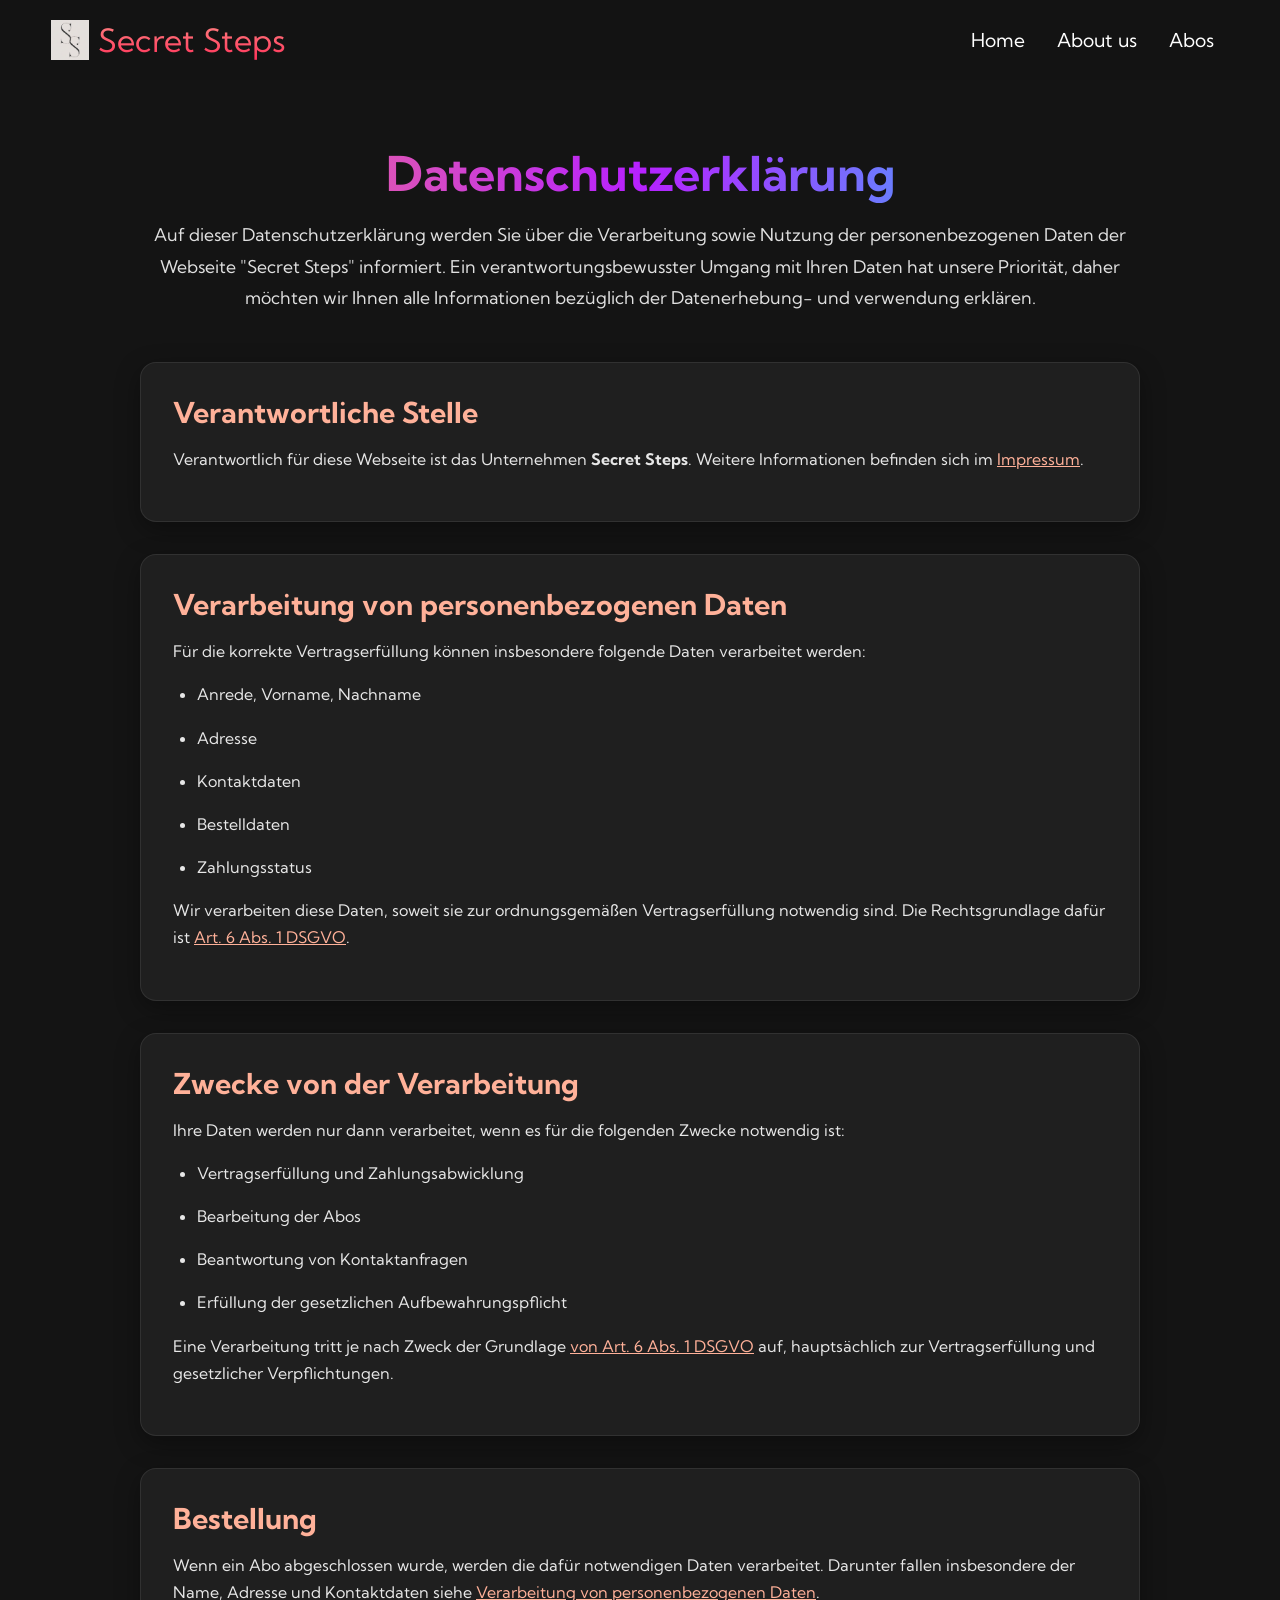
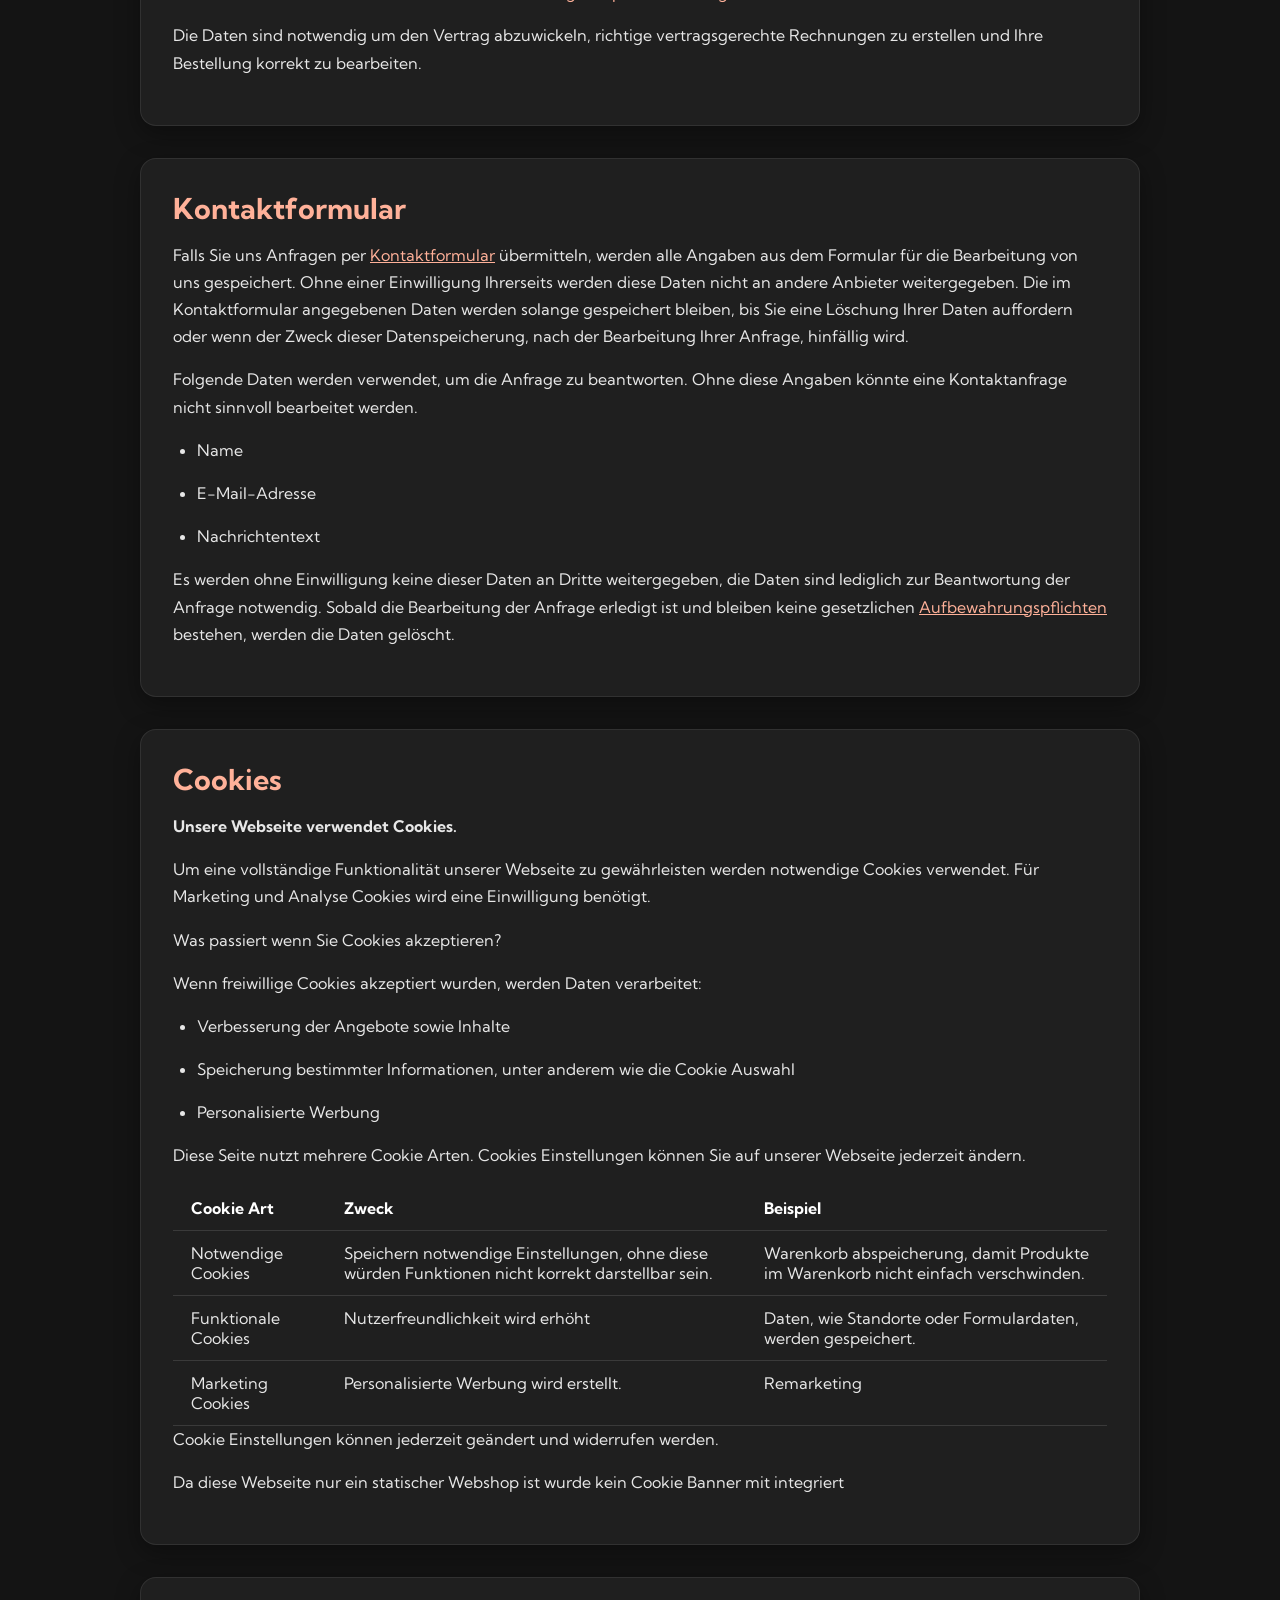
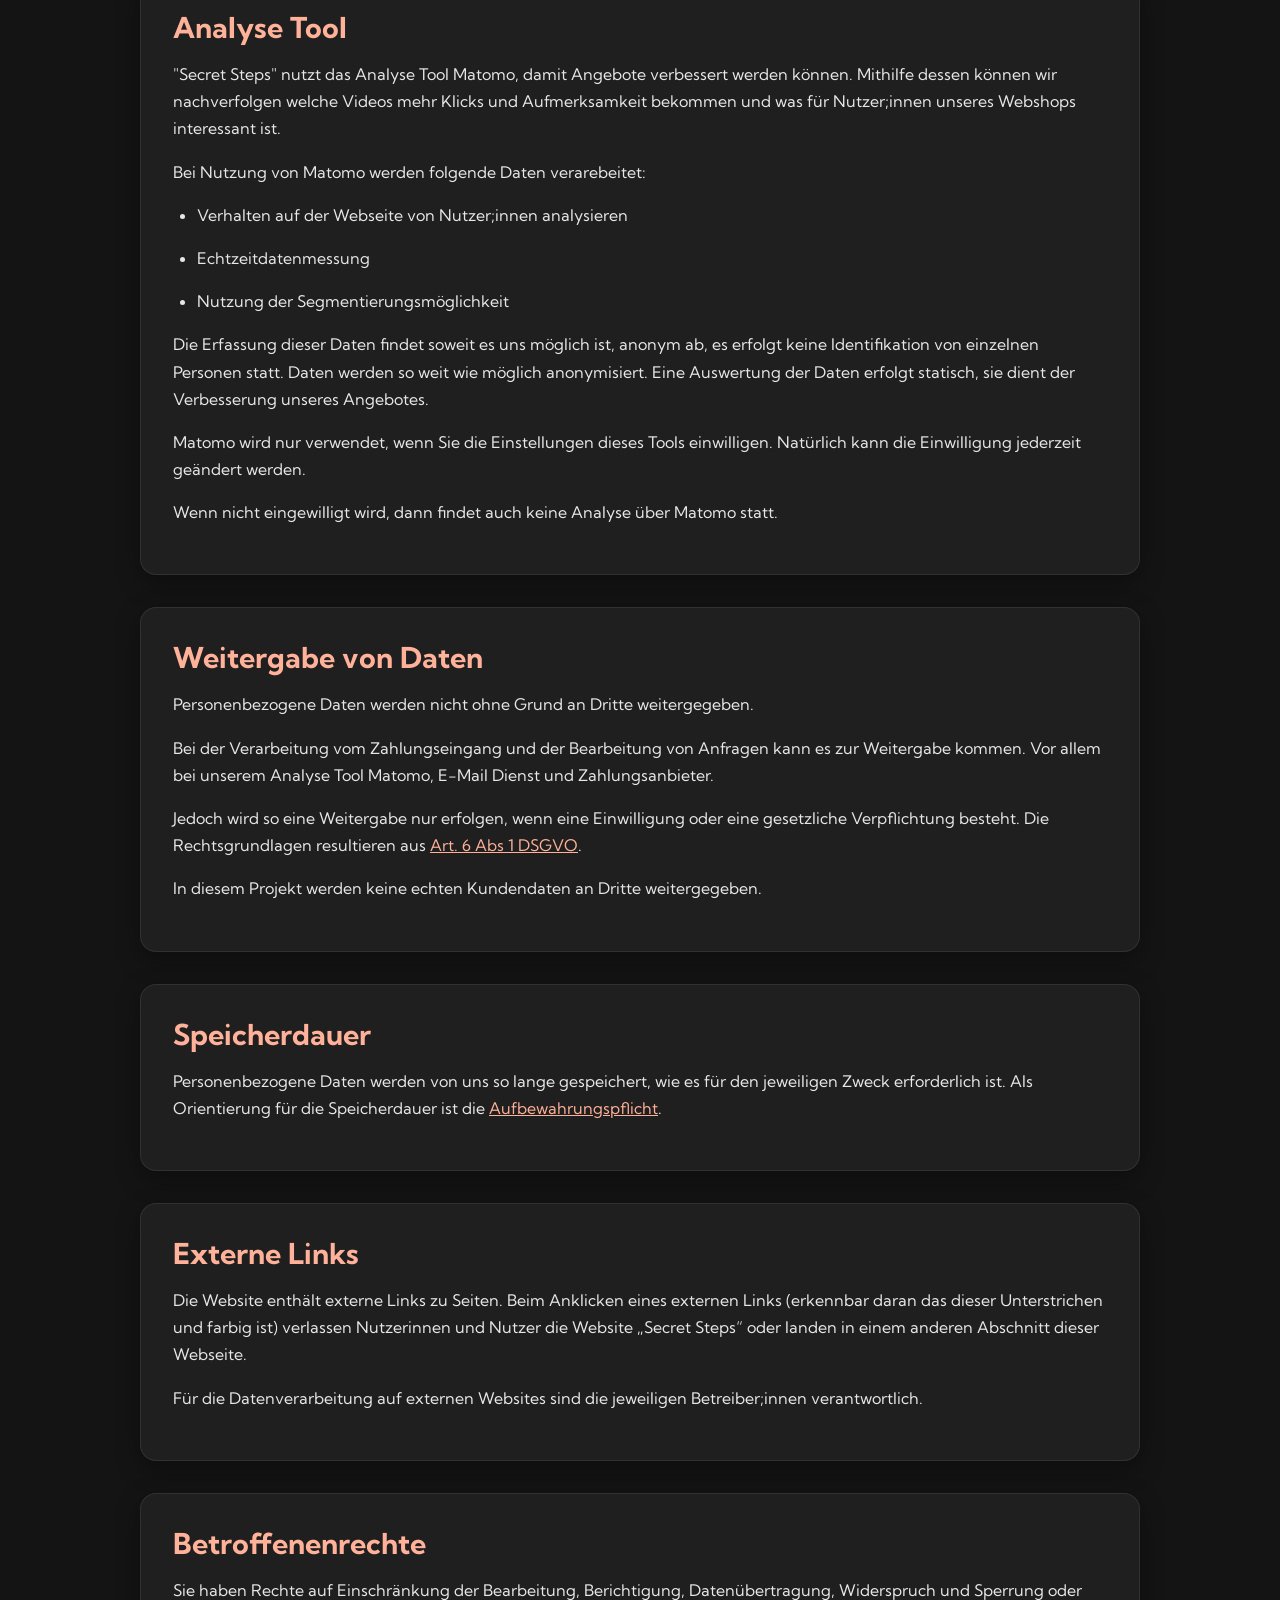
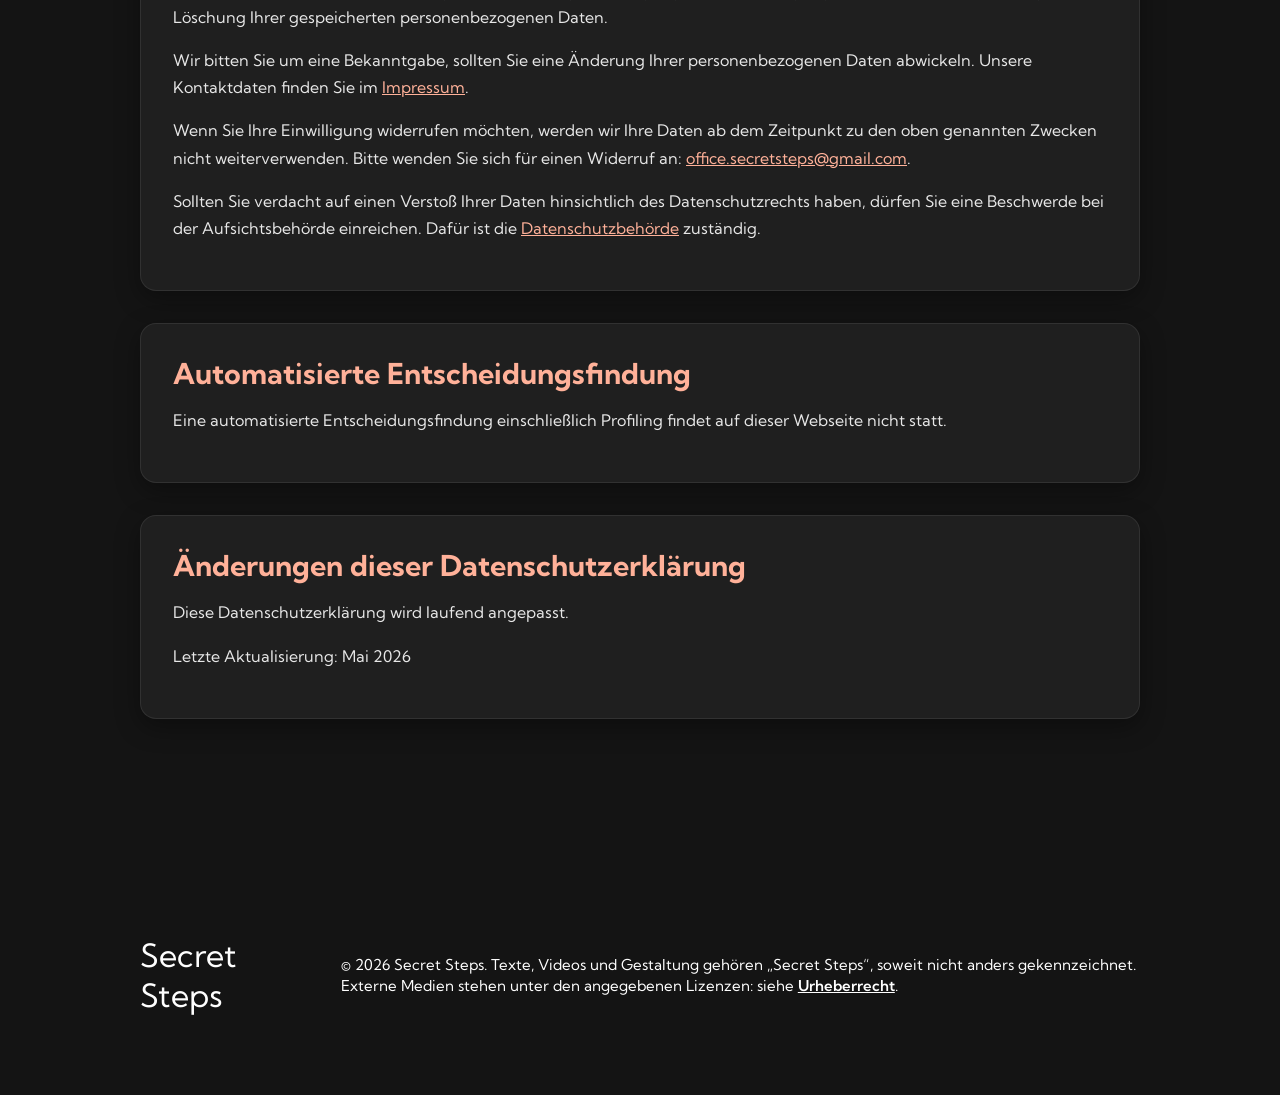
<file: datenschutz.html>
<!DOCTYPE html>
<html lang="de">
<head>
    <meta charset="UTF-8">
    <meta name="viewport" content="width=device-width, initial-scale=1.0">
    <title>Datenschutz | Secret Steps</title>
    <link rel="stylesheet" href="styles.css">

    <link rel="preconnect" href="https://fonts.googleapis.com">
    <link rel="preconnect" href="https://fonts.gstatic.com" crossorigin>
    <link href="https://fonts.googleapis.com/css2?family=Kumbh+Sans:wght,YOPQ@100..900,300&display=swap" rel="stylesheet">
</head>
<body>

    <nav class="navbar">
        <div class="navbar__container">
            <a href="index.html" id="navbar__logo">
                <img src="image/SS-Logo.png" alt="Secret Steps Logo" class="logo-img">
                Secret Steps
            </a>

            <ul class="navbar__menu">
                <li class="navbar__item">
                    <a href="index.html" class="navbar__links">Home</a>
                </li>
                <li class="navbar__item">
                    <a href="about.html" class="navbar__links">About us</a>
                </li>
                <li class="navbar__item">
                    <a href="products.html#videos" class="navbar__links">Abos</a>
                </li>
                
            </ul>
        </div>
    </nav>

    <main class="legal-page">

        <section class="legal-hero">
            <h1>Datenschutzerklärung</h1>
            <p>
                Auf dieser Datenschutzerklärung werden Sie über die Verarbeitung sowie Nutzung der personenbezogenen Daten der Webseite "Secret Steps" informiert.
                Ein verantwortungsbewusster Umgang mit Ihren Daten hat unsere Priorität, daher möchten wir Ihnen alle Informationen bezüglich der Datenerhebung- und verwendung erklären.

            </p>
        </section>
         <section class="legal-card">
            <h2>Verantwortliche Stelle</h2>
            <p>
                Verantwortlich für diese Webseite ist das Unternehmen <strong>Secret Steps</strong>. Weitere Informationen befinden sich im <a href="impressum.html">Impressum</a>.
            </p>
        </section>
         <section class="legal-card" id="personD">
            <h2>Verarbeitung von personenbezogenen Daten</h2>
            <p>
                Für die korrekte Vertragserfüllung können insbesondere folgende Daten verarbeitet werden:
             </p>
             <ul>
                <li>Anrede, Vorname, Nachname</li>
                <li>Adresse</li>
                <li>Kontaktdaten</li>
                <li>Bestelldaten</li>
                <li>Zahlungsstatus</li>
                
             </ul>
             <p>
                Wir verarbeiten diese Daten, soweit sie zur ordnungsgemäßen Vertragserfüllung notwendig sind.
                Die Rechtsgrundlage dafür ist <a href="https://www.jusline.at/gesetz/dsgvo/paragraf/6">Art. 6 Abs. 1 DSGVO</a>.
                </p>
        </section>
        <section class="legal-card">
            <h2>Zwecke von der Verarbeitung</h2>
            <p>
                Ihre Daten werden nur dann verarbeitet, wenn es für die folgenden Zwecke notwendig ist:

            </p>
            <ul>
                <li>Vertragserfüllung und Zahlungsabwicklung</li>
                <li>Bearbeitung der Abos</li>
                <li>Beantwortung von Kontaktanfragen</li>
                <li>Erfüllung der gesetzlichen Aufbewahrungspflicht</li>
            </ul>
            <p>
                Eine Verarbeitung tritt je nach Zweck der Grundlage <a href="https://www.jusline.at/gesetz/dsgvo/paragraf/6">von Art. 6 Abs. 1 DSGVO</a> auf, hauptsächlich zur Vertragserfüllung und gesetzlicher Verpflichtungen.
            </p>
        </section>
        <section class="legal-card">
            <h2>Bestellung</h2>
            <p>
                Wenn ein Abo abgeschlossen wurde, werden die dafür notwendigen Daten verarbeitet. Darunter fallen insbesondere der Name, Adresse und Kontaktdaten siehe <a href="datenschutz.html#personD">Verarbeitung von personenbezogenen Daten</a>.

            </p>
            <p>
                Die Daten sind notwendig um den Vertrag abzuwickeln, richtige vertragsgerechte Rechnungen zu erstellen und Ihre Bestellung korrekt zu bearbeiten.
            </p>
        
        </section>

        <section class="legal-card">
            <h2>Kontaktformular</h2>
            <p>
                Falls Sie uns Anfragen per <a href="gewerbe.html">Kontaktformular</a> übermitteln, werden alle Angaben aus dem Formular für die Bearbeitung von uns gespeichert.
                Ohne einer Einwilligung Ihrerseits werden diese Daten nicht an andere Anbieter weitergegeben. Die im Kontaktformular angegebenen Daten werden solange gespeichert bleiben, bis Sie eine Löschung Ihrer Daten auffordern oder wenn der Zweck dieser Datenspeicherung, nach der Bearbeitung Ihrer Anfrage, hinfällig wird.
                
            </p>
            <p>
                Folgende Daten werden verwendet, um die Anfrage zu beantworten.
                Ohne diese Angaben könnte eine Kontaktanfrage nicht sinnvoll bearbeitet werden.
            </p>
            <ul>
                <li>Name</li>
                <li>E-Mail-Adresse</li>
                <li>Nachrichtentext</li>
            </ul>
            <p>
                Es werden ohne Einwilligung keine dieser Daten an Dritte weitergegeben, die Daten sind lediglich zur Beantwortung der Anfrage notwendig. Sobald die Bearbeitung der Anfrage erledigt ist und bleiben keine gesetzlichen <a href="datenschutz.html#Speicherdauer">Aufbewahrungspflichten</a> bestehen, werden die Daten gelöscht.

            </p>
        </section>

        <section class="legal-card" id = "cookies">
            <h2>Cookies</h2>
            <p>
                <strong>Unsere Webseite verwendet Cookies.</strong>
            </p>
            <p>
                Um eine vollständige Funktionalität unserer Webseite zu gewährleisten werden notwendige Cookies verwendet.
                Für Marketing und Analyse Cookies wird eine Einwilligung benötigt.
            </p>
            <p>
                Was passiert wenn Sie Cookies akzeptieren?
            </p>
            <p>
                Wenn freiwillige Cookies akzeptiert wurden, werden Daten verarbeitet:
            </p>
            <ul>
                <li>Verbesserung der Angebote sowie Inhalte</li>
                <li>Speicherung bestimmter Informationen, unter anderem wie die Cookie Auswahl</li>
                <li>Personalisierte Werbung</li>
            </ul>
            <p>
                Diese Seite nutzt mehrere Cookie Arten. Cookies Einstellungen können Sie auf unserer Webseite jederzeit ändern.
            </p>

            <div class="table-wrapper">
                <table class="license-table">
                    <thead>
                        <tr>
                            <th>Cookie Art</th>
                            <th>Zweck</th>
                            <th>Beispiel</th>
                        </tr>
                    </thead>
                    <tbody>
                        <tr>
                            <td>Notwendige Cookies</td>
                            <td>Speichern notwendige Einstellungen, ohne diese würden Funktionen nicht korrekt darstellbar sein.</td>
                            <td>Warenkorb abspeicherung, damit Produkte im Warenkorb nicht einfach verschwinden.</td>
                        </tr>
                        <tr>
                            <td>Funktionale Cookies</td>
                            <td>Nutzerfreundlichkeit wird erhöht </td>
                            <td>Daten, wie Standorte oder Formulardaten, werden gespeichert.</td>
                        </tr>
                        <tr>
                            <td>Marketing Cookies</td>
                            <td>Personalisierte Werbung wird erstellt.</td>
                            <td>Remarketing</td>
                        </tr>
                    </tbody>
                </table>
            </div>
            <p>
                Cookie Einstellungen können jederzeit geändert und widerrufen werden.
            </p>
            <p>
                Da diese Webseite nur ein statischer Webshop ist wurde kein Cookie Banner mit integriert
            </p>
            
        </section>

        <section class="legal-card">
            <h2>Analyse Tool</h2>
            <p>
                "Secret Steps" nutzt das Analyse Tool Matomo, damit Angebote verbessert werden können. Mithilfe dessen können wir nachverfolgen welche Videos mehr Klicks und Aufmerksamkeit bekommen und was für Nutzer;innen unseres Webshops interessant ist.

            </p>
            <p>
                Bei Nutzung von Matomo werden folgende Daten verarebeitet:
            </p>
            <ul>
                <li>Verhalten auf der Webseite von Nutzer;innen analysieren</li>
                <li>Echtzeitdatenmessung</li>
                <li>Nutzung der Segmentierungsmöglichkeit</li>
            </ul>
            <p>
                Die Erfassung dieser Daten findet soweit es uns möglich ist, anonym ab, es erfolgt keine Identifikation von einzelnen Personen statt.
                Daten werden so weit wie möglich anonymisiert. Eine Auswertung der Daten erfolgt statisch, sie dient der Verbesserung unseres Angebotes.
            </p>
            <p>
                Matomo wird nur verwendet, wenn Sie die Einstellungen dieses Tools einwilligen. Natürlich kann die Einwilligung jederzeit geändert werden.
            </p>
            <p>
                Wenn nicht eingewilligt wird, dann findet auch keine Analyse über Matomo statt.
            </p>
        </section>
            <section class="legal-card">
            <h2>Weitergabe von Daten</h2>
            <p>
                Personenbezogene Daten werden nicht ohne Grund an Dritte weitergegeben.
            </p>
            <p>
                Bei der Verarbeitung vom Zahlungseingang und der Bearbeitung von Anfragen kann es zur Weitergabe kommen. Vor allem bei unserem Analyse Tool Matomo, E-Mail Dienst und Zahlungsanbieter.
            </p>
            <p>
                Jedoch wird so eine Weitergabe nur erfolgen, wenn eine Einwilligung oder eine gesetzliche Verpflichtung besteht. Die Rechtsgrundlagen resultieren aus <a href="https://www.jusline.at/gesetz/dsgvo/paragraf/6">Art. 6 Abs 1 DSGVO</a>.
            </p>
            <p>
                In diesem Projekt werden keine echten Kundendaten an Dritte weitergegeben.
            </p>
        </section>
        <section class="legal-card" id="Speicherdauer">
            <h2>Speicherdauer</h2>
            <p>
                Personenbezogene Daten werden von uns so lange gespeichert, wie es für den jeweiligen
                Zweck erforderlich ist. Als Orientierung für die Speicherdauer ist die <a href="https://www.usp.gv.at/themen/steuern-finanzen/steuerliche-gewinnermittlung/weitere-informationen-zur-steuerlichen-gewinnermittlung/betriebliches-rechnungswesen/aufbewahrungspflicht.html">Aufbewahrungspflicht</a>.
            </p>
        </section>
        <section class="legal-card">
            <h2>Externe Links</h2>
            <p>
                Die Website enthält externe Links zu Seiten.
                Beim Anklicken eines externen Links (erkennbar daran das dieser Unterstrichen und farbig ist) verlassen Nutzerinnen und Nutzer die Website
                „Secret Steps“ oder landen in einem anderen Abschnitt dieser Webseite.
            </p>
            <p>
                Für die Datenverarbeitung auf externen Websites sind die jeweiligen Betreiber;innen verantwortlich.
            </p>
        </section>

        
            <section class="legal-card">
            <h2>Betroffenenrechte</h2>
            <p>
                Sie haben Rechte auf Einschränkung der Bearbeitung, Berichtigung, Datenübertragung, Widerspruch und Sperrung oder Löschung Ihrer gespeicherten personenbezogenen Daten.
            </p>
            <p>
                Wir bitten Sie um eine Bekanntgabe, sollten Sie eine Änderung Ihrer personenbezogenen Daten abwickeln.
                Unsere Kontaktdaten finden Sie im <a href="impressum.html">Impressum</a>.
            </p>
            <p>
                Wenn Sie Ihre Einwilligung widerrufen möchten, werden wir Ihre Daten ab dem Zeitpunkt zu den oben genannten Zwecken nicht weiterverwenden. Bitte wenden Sie sich für einen Widerruf an: <a href="mailto:office.secretsteps@gmail.com">office.secretsteps@gmail.com</a>.
            </p>
            <p>
                Sollten Sie verdacht auf einen Verstoß Ihrer Daten hinsichtlich des Datenschutzrechts haben, dürfen Sie eine Beschwerde bei der Aufsichtsbehörde einreichen.
                Dafür ist die <a href="https://dsb.gv.at/">Datenschutzbehörde</a> zuständig.
            </p>

        </section>
        <section class="legal-card">
        <h2>Automatisierte Entscheidungsfindung</h2>
        <p>
        Eine automatisierte Entscheidungsfindung einschließlich Profiling findet auf dieser Webseite nicht statt.
        
        </p>
</section>

        <section class="legal-card">
            <h2>Änderungen dieser Datenschutzerklärung</h2>
            <p>
                Diese Datenschutzerklärung wird laufend angepasst.
            </p>
            <p>
                Letzte Aktualisierung: Mai 2026
            </p>
        </section>

    </main>

    <footer class="footer__container">
        <div class="social__media">
            <div class="social__media--wrap">
                <div class="footer__logo">
                    <a href="index.html" id="footer__logo">Secret Steps</a>
                </div>

                <p class="website__rights">
                    © 2026 Secret Steps. Texte, Videos und Gestaltung gehören
                    „Secret Steps“, soweit nicht anders gekennzeichnet.
                    Externe Medien stehen unter den angegebenen Lizenzen:
                    siehe <a href="lizenz.html">Urheberrecht</a>.
                </p>
            </div>
        </div>
    </footer>

</body>
</html>
</file>
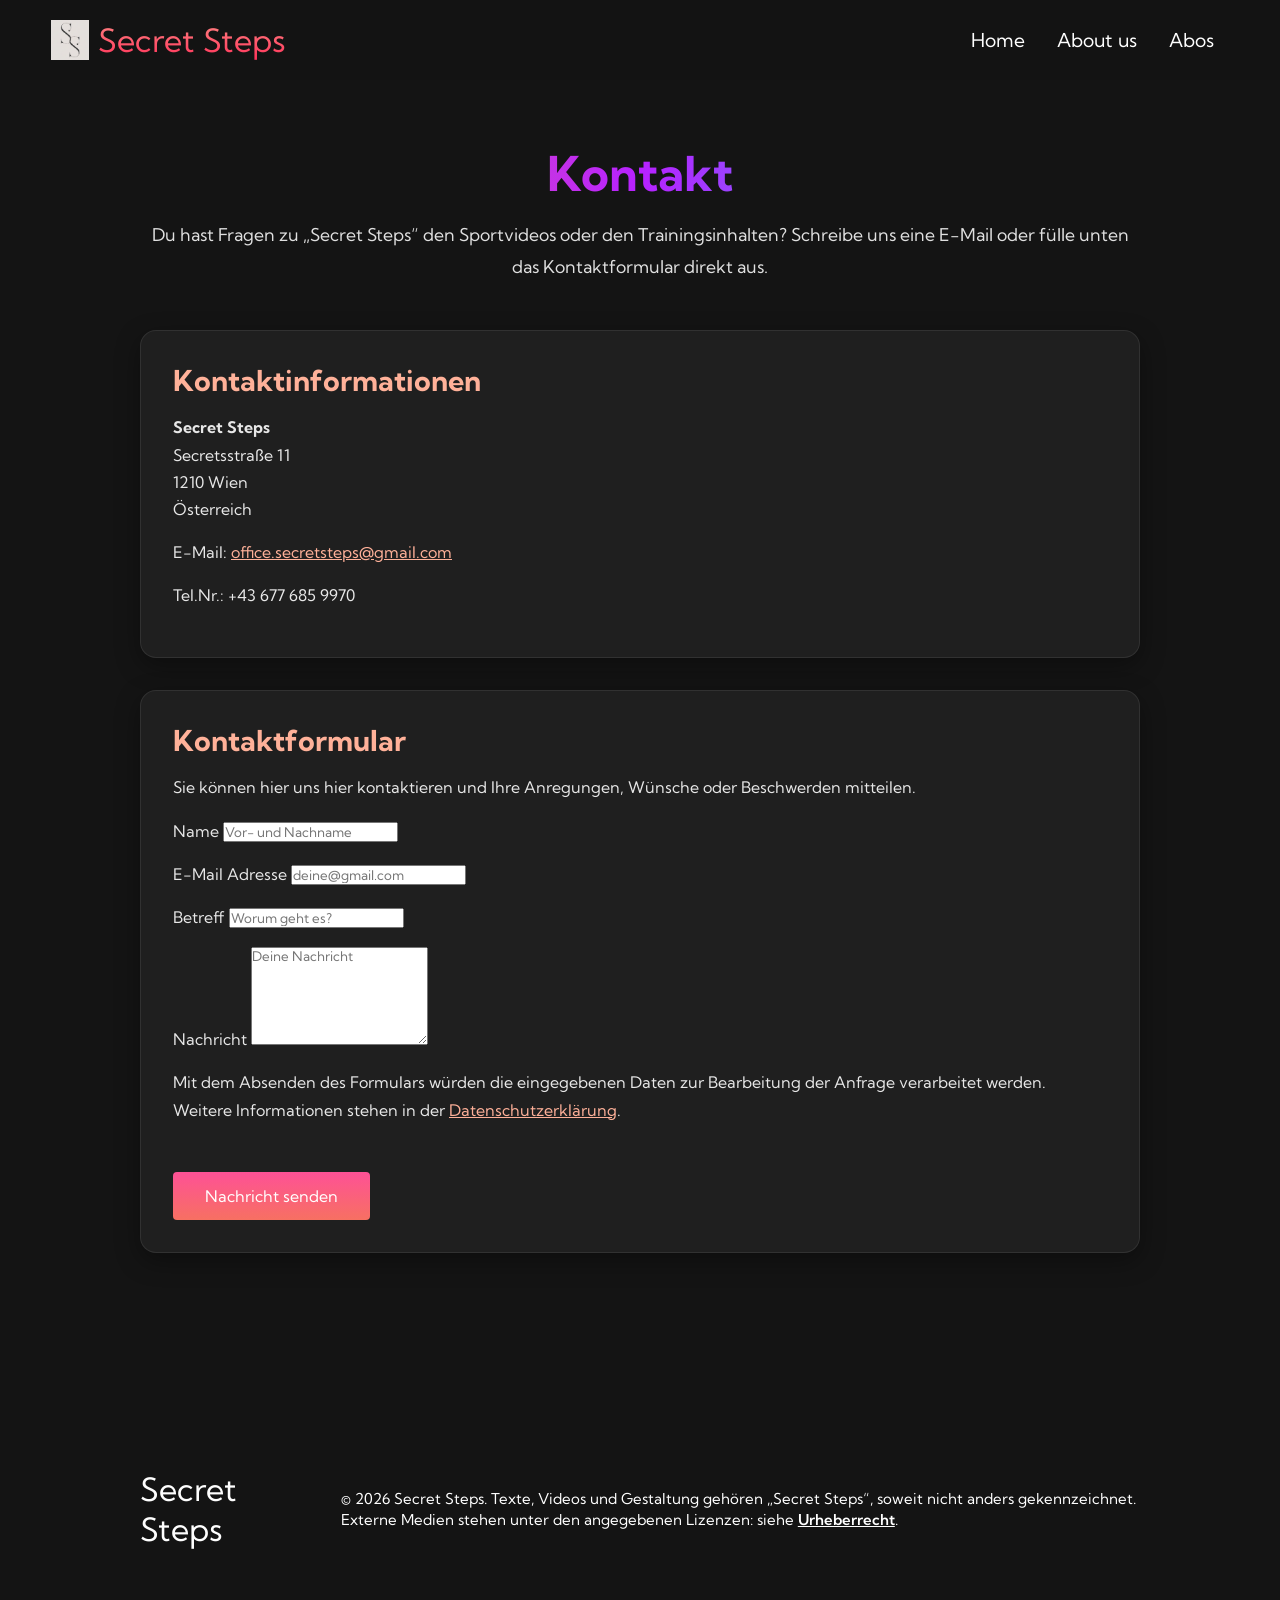
<file: gewerbe.html>
<!DOCTYPE html>
<html lang="de">
<head>
    <meta charset="UTF-8">
    <meta name="viewport" content="width=device-width, initial-scale=1.0">
    <title>Kontakt | Secret Steps</title>
    <link rel="stylesheet" href="styles.css">

    <link rel="preconnect" href="https://fonts.googleapis.com">
    <link rel="preconnect" href="https://fonts.gstatic.com" crossorigin>
    <link href="https://fonts.googleapis.com/css2?family=Kumbh+Sans:wght,YOPQ@100..900,300&display=swap" rel="stylesheet">
</head>
<body>

    <nav class="navbar">
        <div class="navbar__container">
            <a href="index.html" id="navbar__logo">
                <img src="image/SS-Logo.png" alt="Secret Steps Logo" class="logo-img">
                Secret Steps
            </a>

            <ul class="navbar__menu">
                <li class="navbar__item">
                    <a href="index.html" class="navbar__links">Home</a>
                </li>
                <li class="navbar__item">
                    <a href="about.html" class="navbar__links">About us</a>
                </li>
                <li class="navbar__item">
                    <a href="products.html#videos" class="navbar__links">Abos</a>
                </li>
                
            </ul>
        </div>
    </nav>

    <main class="legal-page">
        <section class="legal-hero">
            <h1>Kontakt</h1>
            <p>
                Du hast Fragen zu „Secret Steps“ den Sportvideos oder den Trainingsinhalten?
                Schreibe uns eine E-Mail oder fülle unten das Kontaktformular direkt aus.
            </p>
        </section>

        <section class="legal-card">
            <h2>Kontaktinformationen</h2>
            <p>
                <strong>Secret Steps</strong><br>
                Secretsstraße 11<br>
                1210 Wien<br>
                Österreich
            </p>

            <p>
                E-Mail:
                <a href="mailto:office.secretsteps@gmail.com">office.secretsteps@gmail.com</a>
            </p>
            <p>
                Tel.Nr.: +43 677 685 9970
            </p>
        </section>

        <section class="legal-card" id="formular">
            <h2>Kontaktformular</h2>
            <p>
                Sie können hier uns hier kontaktieren und Ihre Anregungen, Wünsche oder Beschwerden mitteilen.
            </p>
            <p id="formFeedback" class="form-feedback"></p>
            <form class="contact-form" id="contactForm" action="#" method="post">
                <p>
                    <label for="name">Name</label>
                    <input type="text" id="name" name="name" placeholder="Vor- und Nachname">
                </p>
                <p>
                    
                    <label for="email">E-Mail Adresse</label>
                    <input type="email" id="email" name="email" placeholder="deine@gmail.com">
                </p>

                <p>
                    <label for="subject">Betreff</label>
                    <input type="text" id="subject" name="subject" placeholder="Worum geht es?">

                </p>
                <p>
                    <label for="message">Nachricht</label>
                    <textarea id="message" name="message" rows="6" placeholder="Deine Nachricht"></textarea>
                </p>
               
               

                <p class="form-note">
                    Mit dem Absenden des Formulars würden die eingegebenen Daten zur Bearbeitung
                    der Anfrage verarbeitet werden.
                    Weitere Informationen stehen in der
                    <a href="datenschutz.html">Datenschutzerklärung</a>.
                </p>

                <button type="submit" class="main__btn">Nachricht senden</button>
            </form>
        </section>
    </main>

    <footer class="footer__container">
        <div class="social__media">
            <div class="social__media--wrap">
                <div class="footer__logo">
                    <a href="index.html" id="footer__logo">Secret Steps</a>
                </div>

                <p class="website__rights">
                    © 2026 Secret Steps. Texte, Videos und Gestaltung gehören
                    „Secret Steps“, soweit nicht anders gekennzeichnet.
                    Externe Medien stehen unter den angegebenen Lizenzen:
                    siehe <a href="lizenz.html">Urheberrecht</a>.
                </p>
            </div>
        </div>
    </footer>
<script>
    const form = document.getElementById("contactForm");
    const feedback = document.getElementById("formFeedback");
    form.addEventListener("submit", function(event) {
    event.preventDefault();
        feedback.innerHTML = "Danke für Ihre Nachricht. Sie werden nun auf die Startseite weitergeleitet.";
        feedback.style.display = "block";
        feedback.style.color = "lightgreen";
        feedback.style.fontWeight = "bold";
        feedback.style.margin = "20px 0";
        setTimeout(function() {
            window.location.href = "index.html";
        }, 4000);
    });
</script>
</body>
</html>
</file>
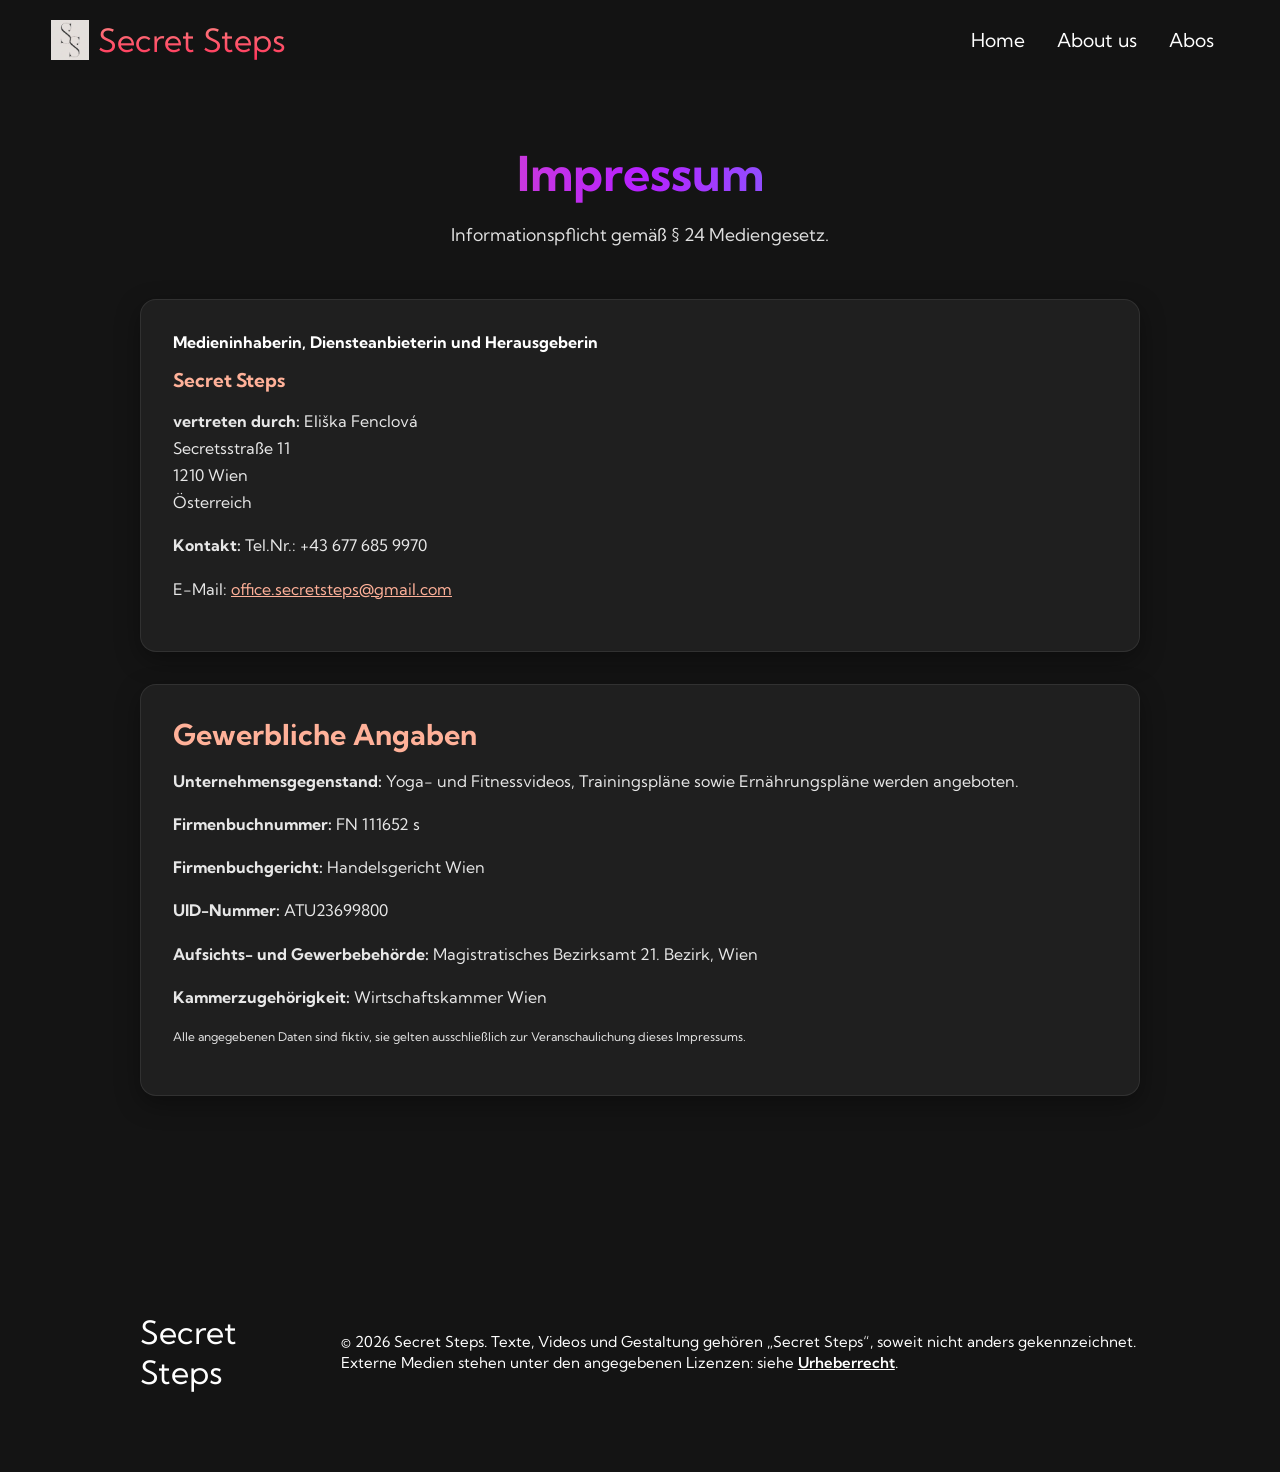
<file: impressum.html>
<!DOCTYPE html>
<html lang="de">
<head>
    <meta charset="UTF-8">
    <meta name="viewport" content="width=device-width, initial-scale=1.0">
    <title>Impressum | Secret Steps</title>
    <link rel="stylesheet" href="styles.css">

    <link rel="preconnect" href="https://fonts.googleapis.com">
    <link rel="preconnect" href="https://fonts.gstatic.com" crossorigin>
    <link href="https://fonts.googleapis.com/css2?family=Kumbh+Sans:wght,YOPQ@100..900,300&display=swap" rel="stylesheet">
</head>
<body>

    <nav class="navbar">
        <div class="navbar__container">
            <a href="index.html" id="navbar__logo">
                <img src="image/SS-Logo.png" alt="Secret Steps Logo" class="logo-img">
                Secret Steps
            </a>

            <ul class="navbar__menu">
                <li class="navbar__item">
                    <a href="index.html" class="navbar__links">Home</a>
                </li>
                <li class="navbar__item">
                    <a href="about.html" class="navbar__links">About us</a>
                </li>
                <li class="navbar__item">
                    <a href="products.html#videos" class="navbar__links">Abos</a>
                </li>
                
            </ul>
        </div>
    </nav>

    <main class="legal-page">

        <section class="legal-hero">
            <h1>Impressum</h1>
            <p>
                Informationspflicht gemäß § 24 Mediengesetz.
            </p>
            
        </section>

        <section class="legal-card">
            <strong>Medieninhaberin, Diensteanbieterin und Herausgeberin</strong>
            <p> </p>
            <h2 style ="font-size: 19px;">Secret Steps</h2>
            <p>
                <strong>vertreten durch:</strong> Eliška Fenclová<br>
                Secretsstraße 11<br>
                1210 Wien<br>
                Österreich
            </p>

            <p>
                <strong>Kontakt: </strong>
                Tel.Nr.: +43 677 685 9970 </p>
                <p>
                E-Mail: <a href="mailto:office.secretsteps@gmail.com">office.secretsteps@gmail.com</a>
   
                </p>
           
        </section>

        <section class="legal-card">
            <h2>Gewerbliche Angaben</h2>
                <p>
                    <strong>Unternehmensgegenstand:</strong> Yoga- und Fitnessvideos, Trainingspläne sowie Ernährungspläne werden angeboten.
                </p>  
                <p>
                    <strong>Firmenbuchnummer:</strong> FN 111652 s
                </p>
                <p>
                    <strong>Firmenbuchgericht:</strong> Handelsgericht Wien
                </p>
                <p>
                    <strong>UID-Nummer:</strong> ATU23699800
                </p>
                <p>
                    <strong>Aufsichts- und Gewerbebehörde:</strong> Magistratisches Bezirksamt 21. Bezirk, Wien
                </p>
                <p>
                    <strong>Kammerzugehörigkeit:</strong>
                    Wirtschaftskammer Wien
                </p>
                <p style = "font-size: 12px;">
                    Alle angegebenen Daten sind fiktiv, sie gelten ausschließlich zur Veranschaulichung dieses Impressums.
                </p>
                    
                
        </section>



    </main>

    <footer class="footer__container">
        <div class="social__media">
            <div class="social__media--wrap">
                <div class="footer__logo">
                    <a href="index.html" id="footer__logo">Secret Steps</a>
                </div>

                <p class="website__rights">
                    © 2026 Secret Steps. Texte, Videos und Gestaltung gehören
                    „Secret Steps“, soweit nicht anders gekennzeichnet.
                    Externe Medien stehen unter den angegebenen Lizenzen:
                    siehe <a href="lizenz.html">Urheberrecht</a>.
                </p>
            </div>
        </div>
    </footer>

</body>
</html>
</file>
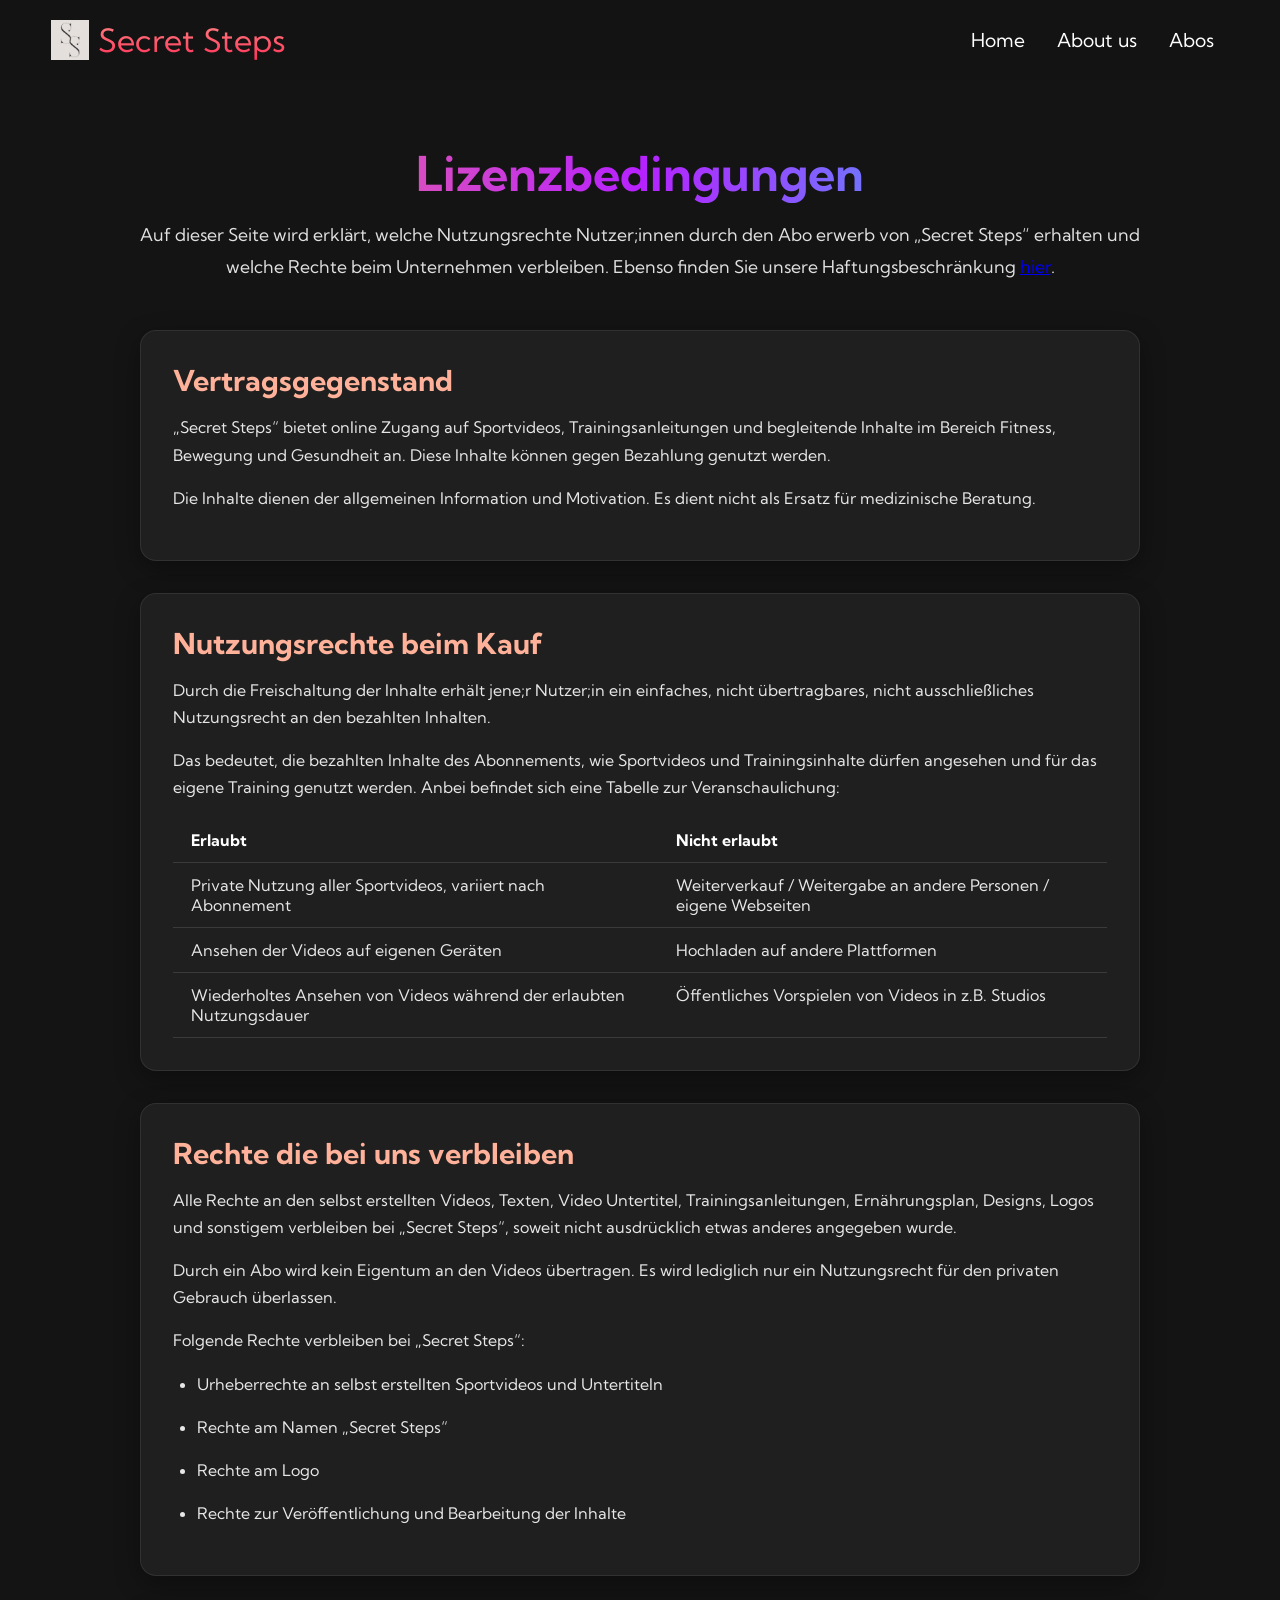
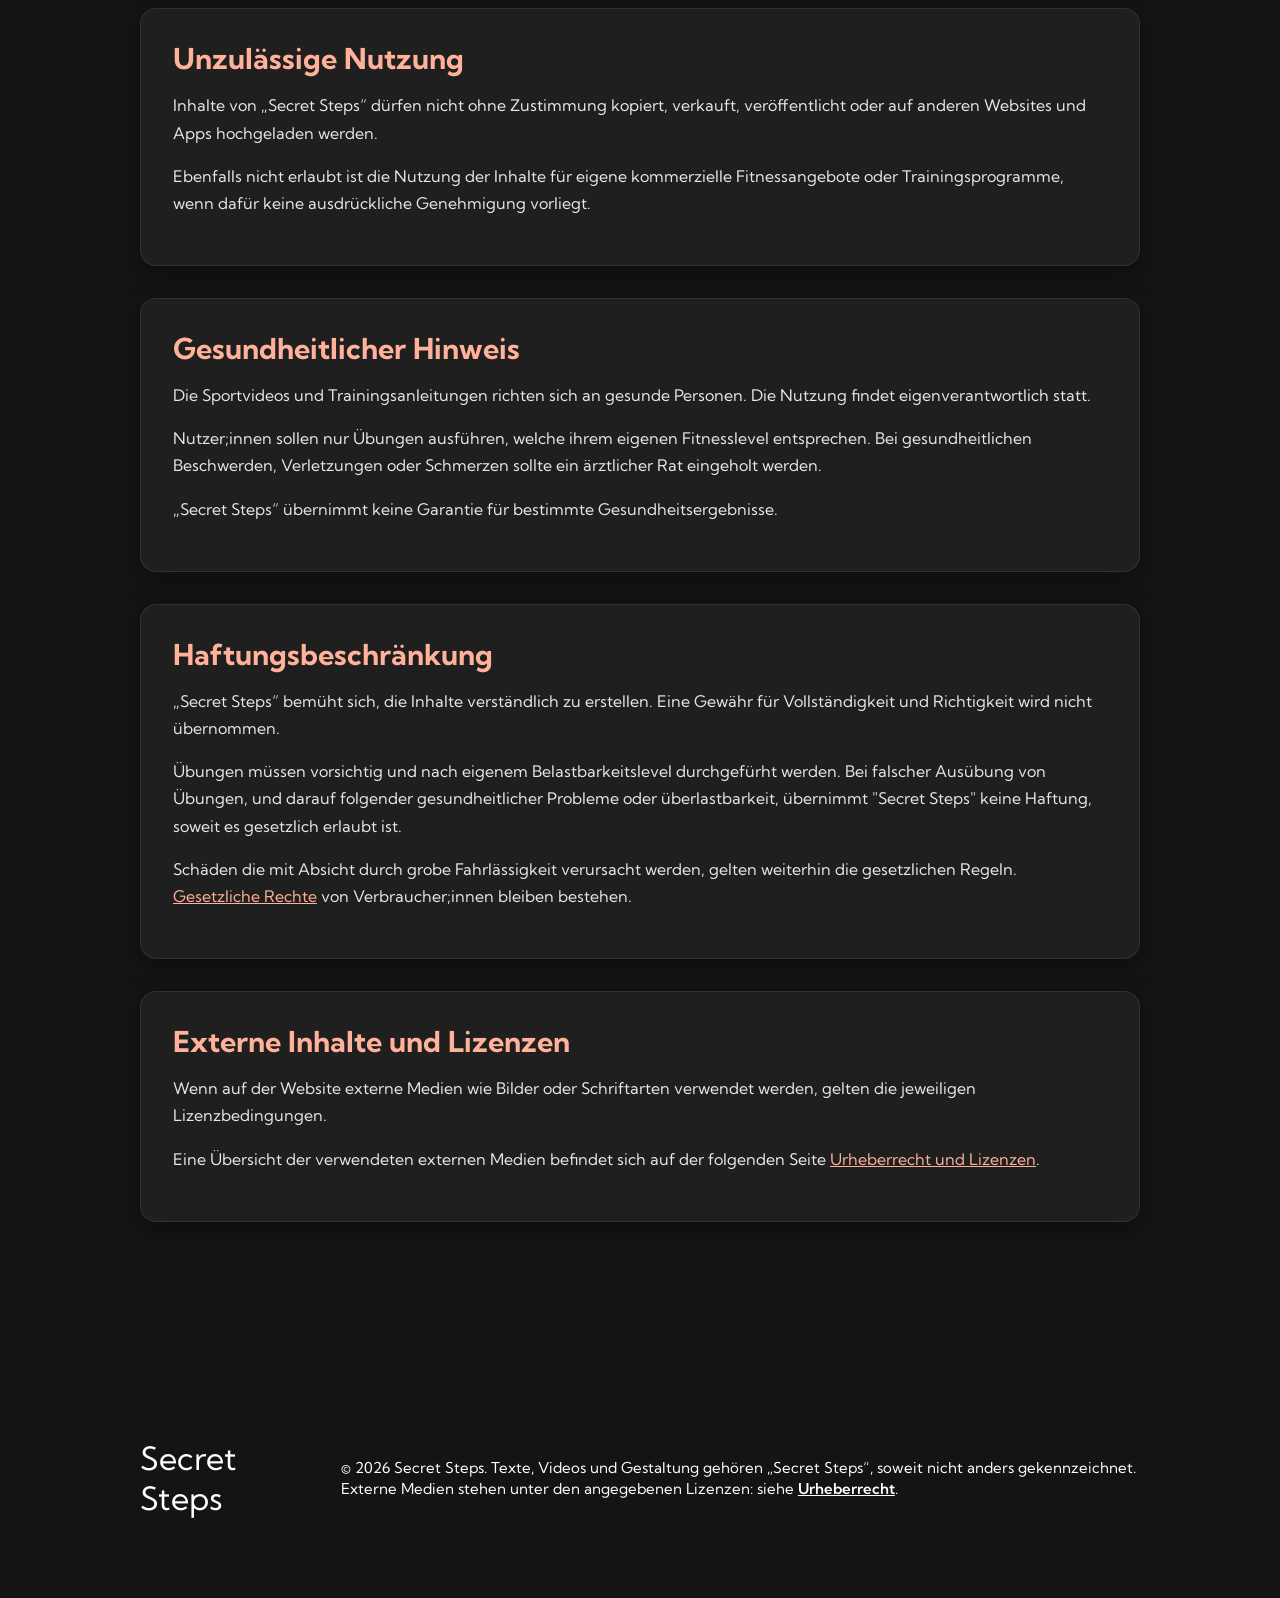
<file: lizensen.html>
<!DOCTYPE html>
<html lang="de">
<head>
    <meta charset="UTF-8">
    <meta name="viewport" content="width=device-width, initial-scale=1.0">
    <title>Lizenz | Secret Steps</title>
    <link rel="stylesheet" href="styles.css">

    <link rel="preconnect" href="https://fonts.googleapis.com">
    <link rel="preconnect" href="https://fonts.gstatic.com" crossorigin>
    <link href="https://fonts.googleapis.com/css2?family=Kumbh+Sans:wght,YOPQ@100..900,300&display=swap" rel="stylesheet">
</head>
<body>

    <nav class="navbar">
        <div class="navbar__container">
            <a href="index.html" id="navbar__logo">
                <img src="image/SS-Logo.png" alt="Secret Steps Logo" class="logo-img">
                Secret Steps
            </a>

            <ul class="navbar__menu">
                <li class="navbar__item">
                    <a href="index.html" class="navbar__links">Home</a>
                </li>
                <li class="navbar__item">
                    <a href="about.html" class="navbar__links">About us</a>
                </li>
                <li class="navbar__item">
                    <a href="products.html#videos" class="navbar__links">Abos</a>
                </li>
               
            </ul>
        </div>
    </nav>

    <main class="legal-page">

        <section class="legal-hero">
            <h1>Lizenzbedingungen</h1>
            <p>
                Auf dieser Seite wird erklärt, welche Nutzungsrechte Nutzer;innen durch den Abo erwerb von „Secret Steps“ erhalten und welche
                Rechte beim Unternehmen verbleiben. Ebenso finden Sie unsere Haftungsbeschränkung <a href="lizensen.html#haftung">hier</a>.
            </p>
            
        </section>

        <section class="legal-card">
            <h2>Vertragsgegenstand</h2>
            <p>
                „Secret Steps“ bietet online Zugang auf Sportvideos, Trainingsanleitungen und
                begleitende Inhalte im Bereich Fitness, Bewegung und Gesundheit an.
                Diese Inhalte können gegen Bezahlung genutzt werden.
            </p>
            <p>
                Die Inhalte dienen der allgemeinen Information und Motivation. Es dient nicht als Ersatz
                 für medizinische Beratung.
            </p>
        </section>

        <section class="legal-card">
            <h2>Nutzungsrechte beim Kauf</h2>
            <p>
                Durch die Freischaltung der Inhalte erhält jene;r Nutzer;in ein einfaches, nicht übertragbares, nicht ausschließliches 
                Nutzungsrecht an den bezahlten Inhalten.
            </p>
            <p>
                Das bedeutet, die bezahlten Inhalte des Abonnements, wie Sportvideos und Trainingsinhalte dürfen
                angesehen und für das eigene Training genutzt werden. Anbei befindet sich eine Tabelle zur Veranschaulichung:
            </p>

            <div class="table-wrapper">
                <table class="license-table">
                    <thead>
                        <tr>
                            <th>Erlaubt</th>
                            <th>Nicht erlaubt</th>
                        </tr>
                    </thead>
                    <tbody>
                        <tr>
                            <td>Private Nutzung aller Sportvideos, variiert nach Abonnement</td>
                            <td>Weiterverkauf / Weitergabe an andere Personen / eigene Webseiten</td>
                        </tr>
                        <tr>
                            <td>Ansehen der Videos auf eigenen Geräten</td>
                            <td>Hochladen auf andere Plattformen</td>
                        </tr>
                        <tr>
                            <td>Wiederholtes Ansehen von Videos während der erlaubten Nutzungsdauer</td>
                            <td>Öffentliches Vorspielen von Videos in z.B. Studios</td>
                        </tr>
                    </tbody>
                </table>
            </div>
        </section>

        <section class="legal-card">
            <h2>Rechte die bei uns verbleiben</h2>
            <p>
                Alle Rechte an den selbst erstellten Videos, Texten, Video Untertitel, Trainingsanleitungen, Ernährungsplan,
                Designs, Logos und sonstigem verbleiben bei „Secret Steps“, soweit
                nicht ausdrücklich etwas anderes angegeben wurde.
            </p>
            <p>
                Durch ein Abo wird kein Eigentum an den Videos
                übertragen. Es wird lediglich nur ein Nutzungsrecht für den privaten Gebrauch überlassen.
            </p>
            <p>
                Folgende Rechte verbleiben bei „Secret Steps“:
            </p>

            <ul>
                <li>Urheberrechte an selbst erstellten Sportvideos und Untertiteln</li>
                <li>Rechte am Namen „Secret Steps“</li>
                <li>Rechte am Logo</li>
                <li>Rechte zur Veröffentlichung und Bearbeitung der Inhalte</li>
            </ul>
        </section>

        <section class="legal-card">
            <h2>Unzulässige Nutzung</h2>
            <p>
                Inhalte von „Secret Steps“ dürfen nicht ohne Zustimmung kopiert,
                verkauft, veröffentlicht oder auf anderen Websites
                und Apps hochgeladen werden.
            </p>
            <p>
                Ebenfalls nicht erlaubt ist die Nutzung der Inhalte für eigene kommerzielle
                Fitnessangebote oder Trainingsprogramme, wenn
                dafür keine ausdrückliche Genehmigung vorliegt.
            </p>
        </section>

        <section class="legal-card">
            <h2>Gesundheitlicher Hinweis</h2>
            <p>
                Die Sportvideos und Trainingsanleitungen richten sich an gesunde
                Personen. Die Nutzung findet eigenverantwortlich statt.
            </p>
            <p>
                Nutzer;innen sollen nur Übungen ausführen, welche ihrem eigenen
                Fitnesslevel entsprechen. Bei gesundheitlichen Beschwerden,
                Verletzungen oder Schmerzen sollte ein ärztlicher Rat
                eingeholt werden.
            </p>
            <p>
                „Secret Steps“ übernimmt keine Garantie für bestimmte Gesundheitsergebnisse.
            </p>
        </section>

        <section class="legal-card" id="haftung">
            <h2>Haftungsbeschränkung</h2>
            <p>
                „Secret Steps“ bemüht sich, die Inhalte verständlich zu
                erstellen. Eine Gewähr für Vollständigkeit und Richtigkeit wird nicht übernommen.
            </p>
            <p>
                Übungen müssen vorsichtig und nach eigenem Belastbarkeitslevel durchgefürht werden.
                Bei falscher Ausübung von Übungen, und darauf folgender gesundheitlicher Probleme oder überlastbarkeit, übernimmt "Secret Steps" keine Haftung, soweit es gesetzlich erlaubt ist.
             
            </p>
            <p>
                Schäden die mit Absicht durch grobe Fahrlässigkeit verursacht werden, gelten weiterhin die gesetzlichen Regeln. 
                <a href="https://www.ris.bka.gv.at/NormDokument.wxe?Abfrage=Bundesnormen&Gesetzesnummer=10002462&Artikel=&Paragraf=6&Anlage=&Uebergangsrecht=">Gesetzliche Rechte</a>
                 von Verbraucher;innen bleiben bestehen.
            </p>
        </section>

        <section class="legal-card">
            <h2>Externe Inhalte und Lizenzen</h2>
            <p>
                Wenn auf der Website externe Medien wie Bilder oder Schriftarten
                verwendet werden, gelten die jeweiligen Lizenzbedingungen.
            </p>
            <p>
                Eine Übersicht der verwendeten externen Medien befindet sich auf der folgenden Seite
                <a href="lizenz.html">Urheberrecht und Lizenzen</a>.
            </p>
        </section>

    </main>

    <footer class="footer__container">
        <div class="social__media">
            <div class="social__media--wrap">
                <div class="footer__logo">
                    <a href="index.html" id="footer__logo">Secret Steps</a>
                </div>

                <p class="website__rights">
                    © 2026 Secret Steps. Texte, Videos und Gestaltung gehören
                    „Secret Steps“, soweit nicht anders gekennzeichnet.
                    Externe Medien stehen unter den angegebenen Lizenzen:
                    siehe <a href="lizenz.html">Urheberrecht</a>.
                </p>
            </div>
        </div>
    </footer>

</body>
</html>
</file>
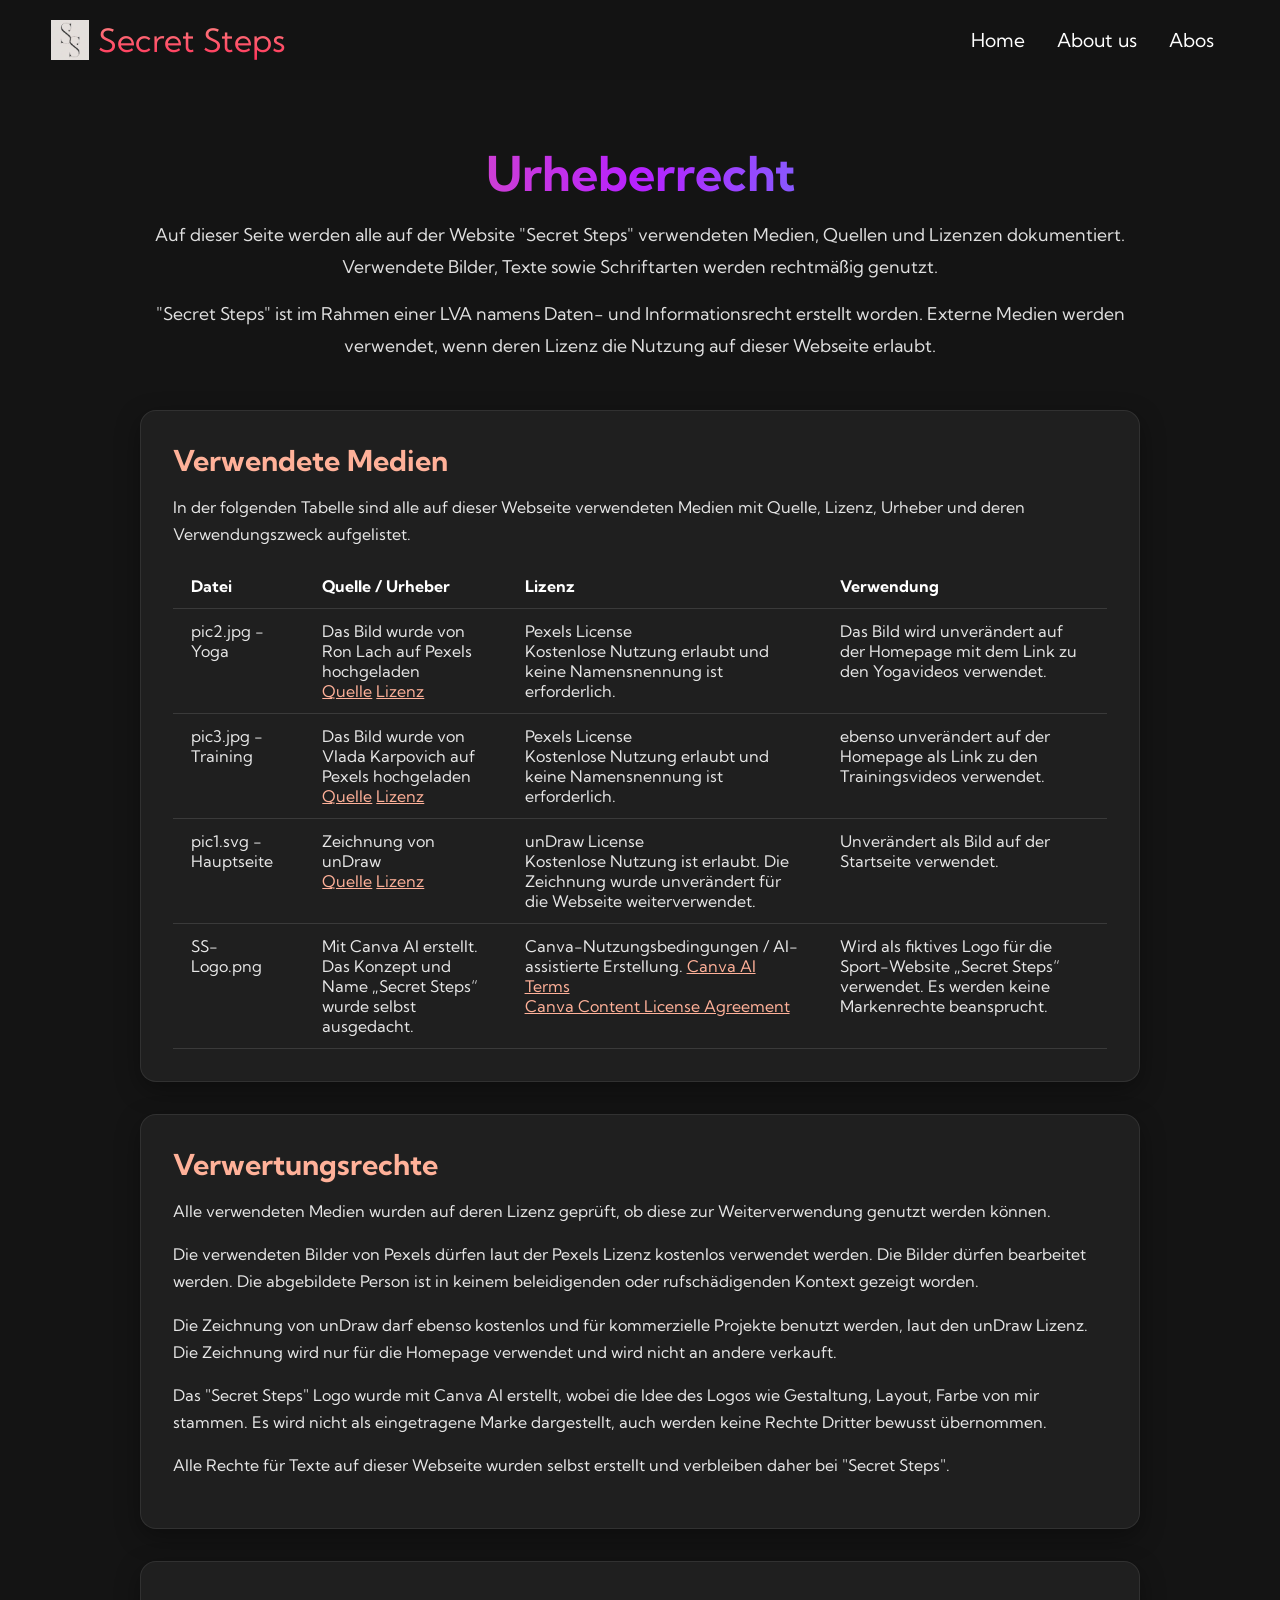
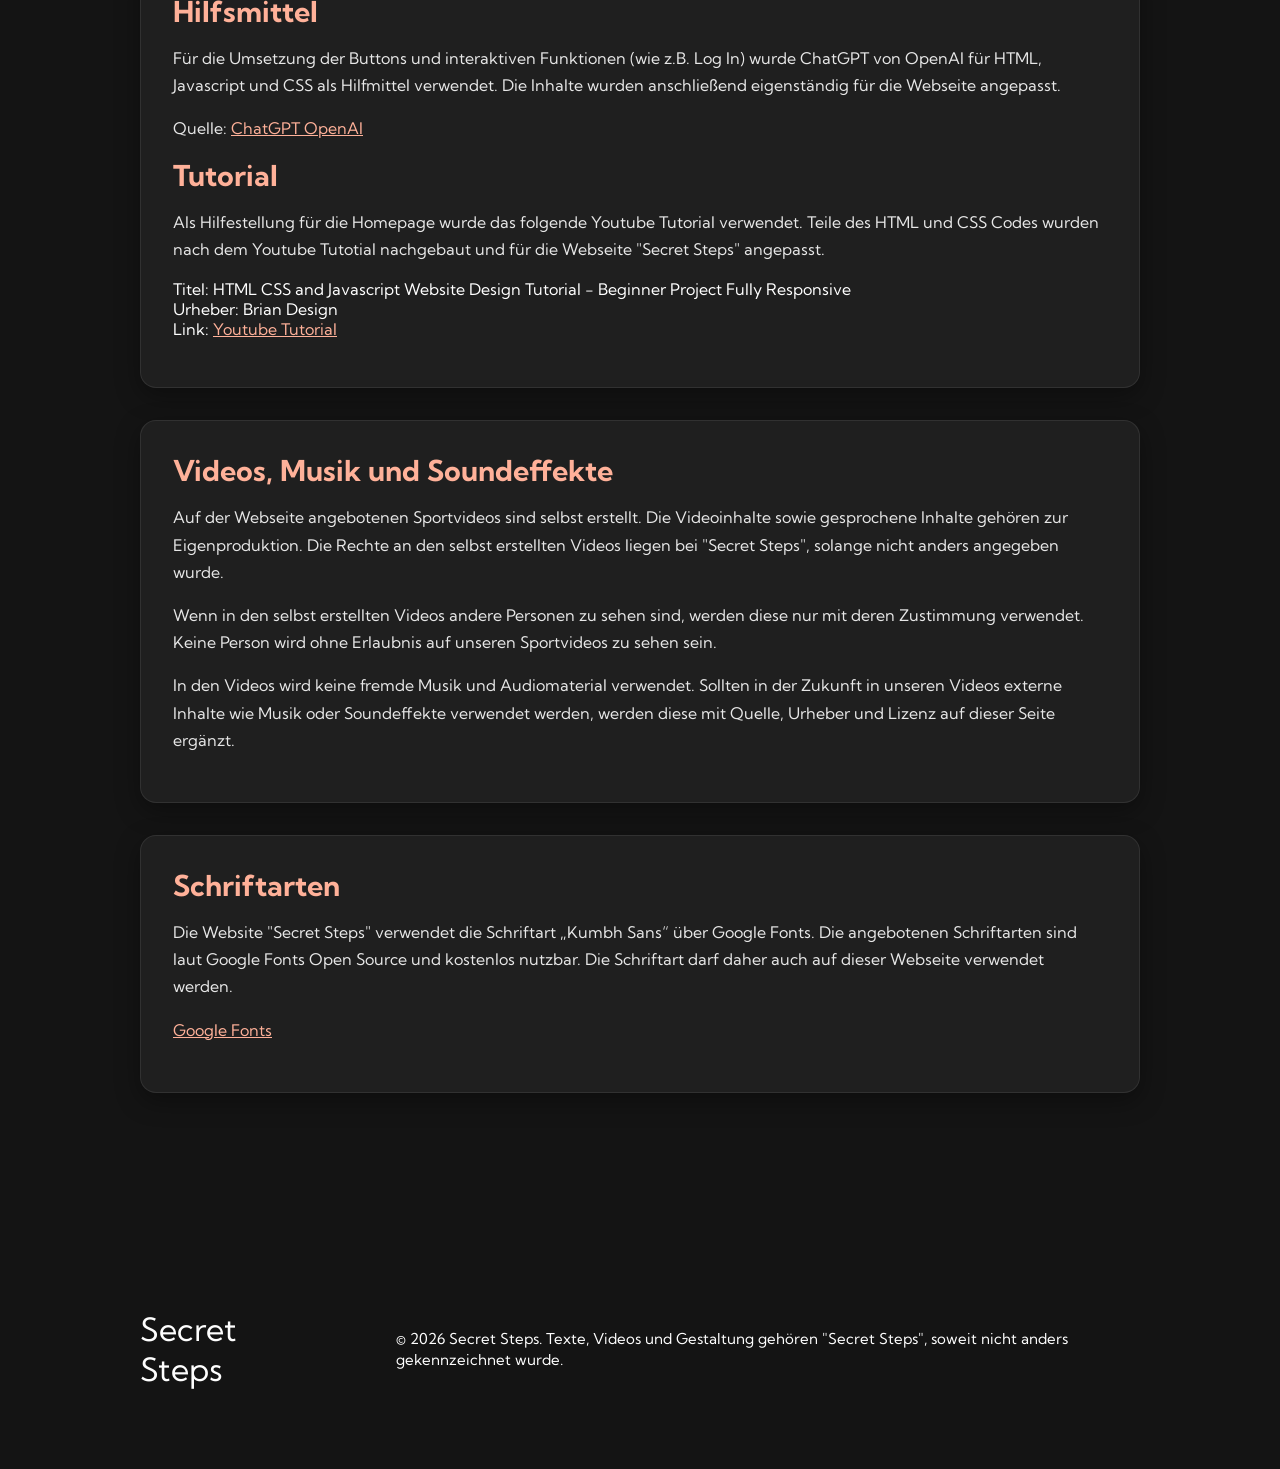
<file: lizenz.html>
<!DOCTYPE html>
<html lang="de">
<head>
    <meta charset="UTF-8">
    <meta name="viewport" content="width=device-width, initial-scale=1.0">
    <title>Urheberrecht | Secret Steps</title>
    <link rel="stylesheet" href="styles.css">

    <link rel="preconnect" href="https://fonts.googleapis.com">
    <link rel="preconnect" href="https://fonts.gstatic.com" crossorigin>
    <link href="https://fonts.googleapis.com/css2?family=Kumbh+Sans:wght,YOPQ@100..900,300&display=swap" rel="stylesheet">
</head>
<body>

    <nav class="navbar">
        <div class="navbar__container">
            <a href="index.html" id="navbar__logo">
                <img src="image/SS-Logo.png" alt="Secret Steps Logo" class="logo-img">
                Secret Steps
            </a>

            <ul class="navbar__menu">
                <li class="navbar__item">
                    <a href="index.html" class="navbar__links">Home</a>
                </li>
                <li class="navbar__item">
                    <a href="about.html" class="navbar__links">About us</a>
                </li>
                <li class="navbar__item">
                    <a href="products.html#videos" class="navbar__links">Abos</a>
                </li>
            </ul>
        </div>
    </nav>

    <main class="legal-page">
        <section class="legal-hero">
            <h1>Urheberrecht</h1>
            <p>
                Auf dieser Seite werden alle auf der Website "Secret Steps" verwendeten Medien, Quellen und Lizenzen dokumentiert.
                Verwendete Bilder, Texte sowie Schriftarten werden rechtmäßig genutzt.
            </p>
            <p>
                "Secret Steps" ist im Rahmen einer LVA namens Daten- und Informationsrecht erstellt worden. Externe Medien werden verwendet, wenn deren Lizenz die Nutzung auf dieser Webseite erlaubt.
            </p>
        </section>

        <section class="legal-card">
            <h2>Verwendete Medien</h2>
            <p>
                In der folgenden Tabelle sind alle auf dieser Webseite verwendeten Medien mit Quelle, Lizenz, Urheber und deren Verwendungszweck aufgelistet.
            </p>

            <div class="table-wrapper">
                <table class="license-table">
                    <thead>
                        <tr>
                            <th>Datei</th>
                            <th>Quelle / Urheber</th>
                            <th>Lizenz</th>
                            <th>Verwendung</th>
                        </tr>
                    </thead>

                    <tbody>
                        <tr>
                            <td>pic2.jpg - Yoga</td>
                            <td>
                                Das Bild wurde von Ron Lach auf Pexels hochgeladen<br>
                                <a href="https://www.pexels.com/de-de/foto/person-frau-zuhause-teppich-7900684/" target="_blank">Quelle</a>
                                <a href="https://www.pexels.com/de-de/lizenz/" target="_blank" rel="noopener noreferrer">
                                    Lizenz
                                </a>
                            </td>
                            <td>
                                Pexels License<br>
                                Kostenlose Nutzung erlaubt und keine Namensnennung ist erforderlich.
                            </td>
                            <td>
                                Das Bild wird unverändert auf der Homepage mit dem Link zu den Yogavideos verwendet.
                            </td>
                        </tr>

                        <tr>
                            <td>pic3.jpg - Training</td>
                            <td>
                                Das Bild wurde von Vlada Karpovich auf Pexels hochgeladen<br>
                                <a href="https://www.pexels.com/de-de/foto/frau-yoga-wellness-hobby-4534604/" target="_blank">Quelle</a>
                                <a href="https://www.pexels.com/de-de/lizenz/" target="_blank" rel="noopener noreferrer">
                                    Lizenz
                                </a>
                            </td>
                            <td>
                                Pexels License<br>
                                Kostenlose Nutzung erlaubt und keine Namensnennung ist erforderlich.
                            </td>
                            <td>
                                ebenso unverändert auf der Homepage als Link zu den Trainingsvideos verwendet.
                            </td>
                        </tr>

                        <tr>
                            <td>pic1.svg - Hauptseite</td>
                            <td>
                                Zeichnung von unDraw<br>
                                <a href="https://undraw.co/search/fitness" target="_blank">Quelle</a>
                                <a href="https://undraw.co/license" target="_blank" rel="noopener noreferrer">
                                    Lizenz
                                </a>
                            </td>
                            <td>
                                unDraw License<br>
                                Kostenlose Nutzung ist erlaubt. Die Zeichnung wurde unverändert für die Webseite weiterverwendet.
                            </td>
                            <td>
                                Unverändert als Bild auf der Startseite verwendet.
                            </td>
                        </tr>

                        <tr>
                            <td>SS-Logo.png</td>
                            <td>
                                Mit Canva AI erstellt.<br>
                                Das Konzept und Name „Secret Steps“ wurde selbst ausgedacht.
                            </td>
                            <td>
                                Canva-Nutzungsbedingungen / AI-assistierte Erstellung.
                                <a href="https://www.canva.com/policies/ai-product-terms/" target="_blank">Canva AI Terms</a><br>
                                <a href="https://www.canva.com/policies/content-license-agreement/" target="_blank">Canva Content License Agreement</a>

                            </td>
                            <td>
                                Wird als fiktives Logo für die Sport-Website „Secret Steps“ verwendet.
                                Es werden keine Markenrechte beansprucht.
                            </td>
                        </tr>
                    </tbody>
                </table>
            </div>
        </section>

        <section class ="legal-card">
            <h2>Verwertungsrechte</h2>
            <p>
                Alle verwendeten Medien wurden auf deren Lizenz geprüft, ob diese zur Weiterverwendung genutzt werden können. 
            </p>
            <p>
                Die verwendeten Bilder von Pexels dürfen laut der Pexels Lizenz kostenlos verwendet werden. Die Bilder dürfen bearbeitet werden. Die abgebildete Person ist in keinem beleidigenden oder rufschädigenden Kontext gezeigt worden. 
            </p>
            <p>
                Die Zeichnung von unDraw darf ebenso kostenlos und für kommerzielle Projekte benutzt werden, laut den unDraw Lizenz. Die Zeichnung wird nur für die Homepage verwendet und wird nicht an andere verkauft.
            </p>
            <p>
                Das "Secret Steps" Logo wurde mit Canva AI erstellt, wobei die Idee des Logos wie Gestaltung, Layout, Farbe von mir stammen. Es wird nicht als eingetragene Marke dargestellt, auch werden keine Rechte Dritter bewusst übernommen.
            </p>
            <p>
                Alle Rechte für Texte auf dieser Webseite wurden selbst erstellt und verbleiben daher bei "Secret Steps".
            </p>
        </section>

        <section class="legal-card">
            <h2>Hilfsmittel</h2>
            <p>
            Für die Umsetzung der Buttons und interaktiven Funktionen (wie z.B. Log In) wurde ChatGPT von OpenAI für HTML, Javascript und CSS als Hilfmittel verwendet. Die Inhalte wurden anschließend
            eigenständig für die Webseite angepasst.
            </p>
            <p>
            Quelle:
            <a href="https://chatgpt.com/" target="_blank" rel="noopener noreferrer">
                ChatGPT OpenAI
            </a>
            <h2>Tutorial</h2>
            <p>
                Als Hilfestellung für die Homepage wurde das folgende Youtube Tutorial verwendet. Teile des HTML und CSS Codes wurden nach dem Youtube Tutotial nachgebaut und für die Webseite "Secret Steps" angepasst.
            </p>
            
                Titel: HTML CSS and Javascript Website Design Tutorial - Beginner Project Fully Responsive <br>
                    Urheber: Brian Design <br>
                    Link: <a href="https://www.youtube.com/watch?v=FazgJVnrVuI">Youtube Tutorial</a>
               
            
            </p>
</section>


         <section class="legal-card">
            <h2>Videos, Musik und Soundeffekte</h2>
            <p>
                Auf der Webseite angebotenen Sportvideos sind selbst erstellt. Die Videoinhalte sowie gesprochene Inhalte gehören zur Eigenproduktion.
                Die Rechte an den selbst erstellten Videos liegen bei "Secret Steps", solange nicht anders angegeben wurde.
            </p>
            <p>
                Wenn in den selbst erstellten Videos andere Personen zu sehen sind, werden diese nur mit deren Zustimmung verwendet. Keine Person wird ohne Erlaubnis auf unseren Sportvideos zu sehen sein.
            </p>
            <p>
                In den Videos wird keine fremde Musik und Audiomaterial verwendet.
                Sollten in der Zukunft in unseren Videos externe Inhalte wie Musik oder Soundeffekte verwendet werden, werden diese mit Quelle, Urheber und Lizenz auf dieser Seite ergänzt.
            </p>
           
        </section>

        <section class="legal-card">
            <h2>Schriftarten</h2>
            <p>
                Die Website "Secret Steps" verwendet die Schriftart „Kumbh Sans“ über Google Fonts.
                Die angebotenen Schriftarten sind laut Google Fonts Open Source und kostenlos nutzbar. Die Schriftart darf daher auch auf dieser Webseite verwendet werden.
            </p>
            <p>
            <a href="https://developers.google.com/fonts/faq?hl=de" target="_blank">Google Fonts</a>
            </p>
        
        </section>

    </main>

    <footer class="footer__container">
        <div class="social__media">
            <div class="social__media--wrap">
                <div class="footer__logo">
                    <a href="index.html" id="footer__logo">Secret Steps</a>
                </div>

                <p class="website__rights">© 2026 Secret Steps. Texte, Videos und Gestaltung gehören "Secret Steps", soweit nicht anders gekennzeichnet wurde.
                </p>
            </div>
        </div>
    </footer>

</body>
</html>
</file>
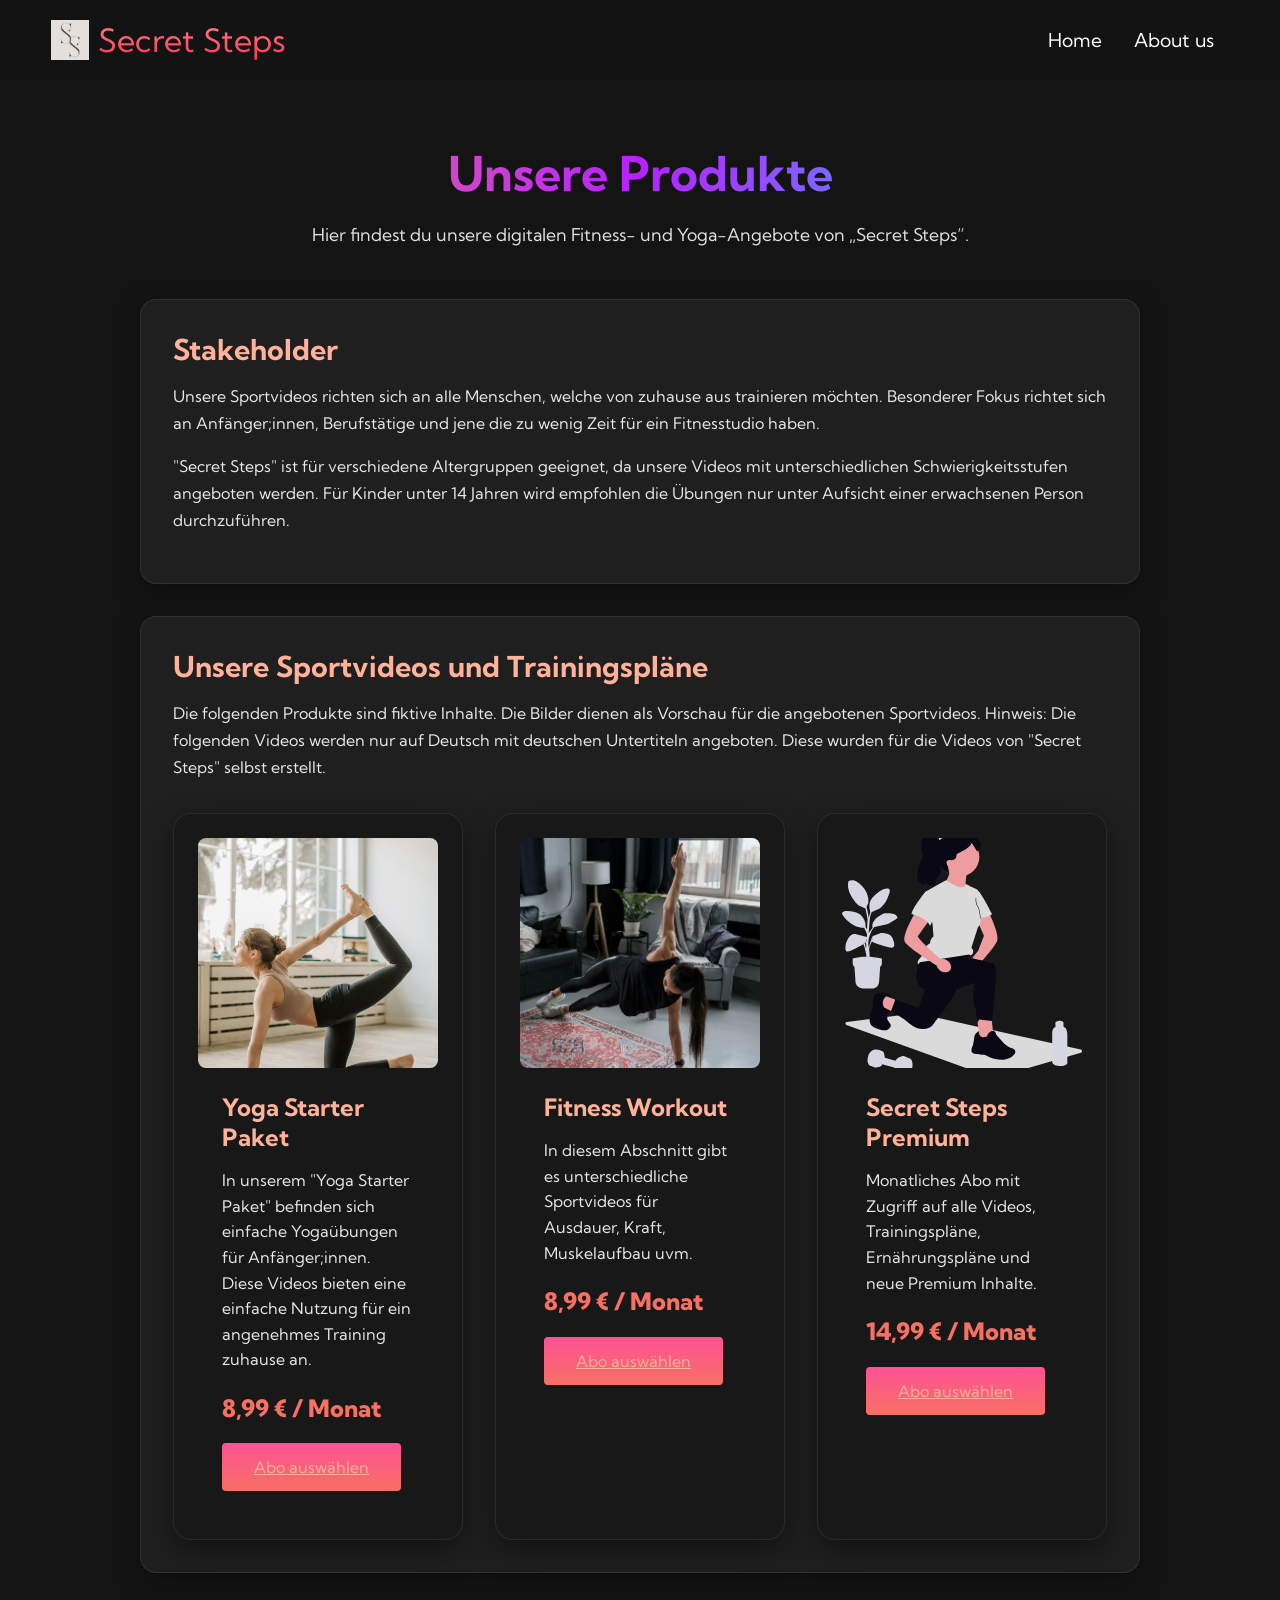
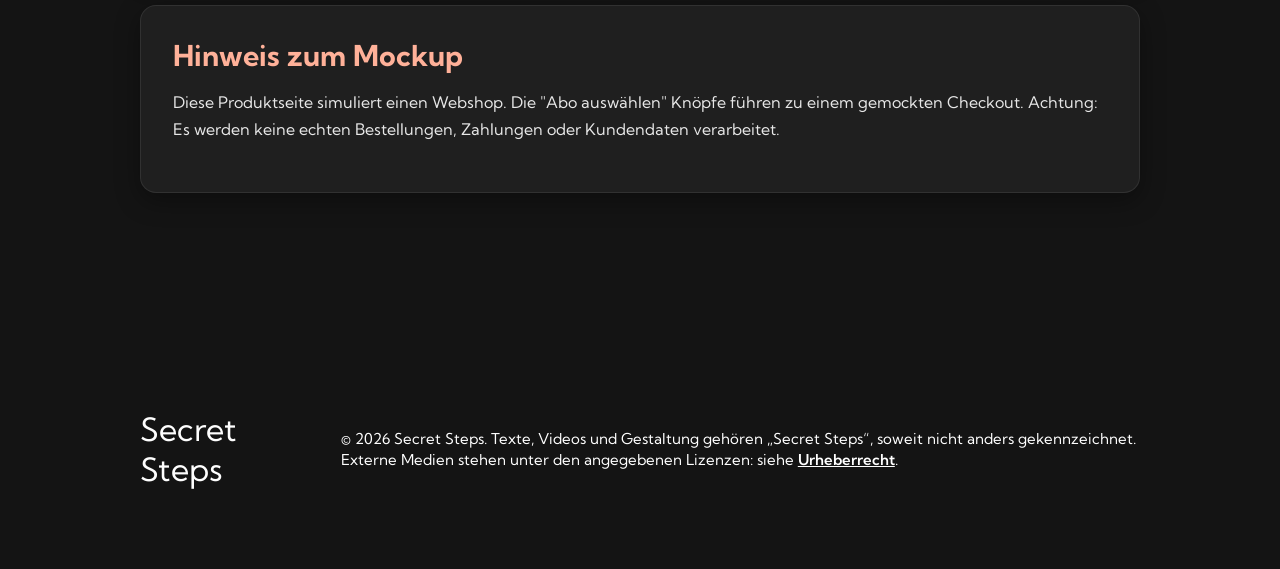
<file: products.html>
<!DOCTYPE html>
<html lang="de">
<head>
    <meta charset="UTF-8">
    <meta name="viewport" content="width=device-width, initial-scale=1.0">
    <title>Produkte | Secret Steps</title>
    <link rel="stylesheet" href="styles.css">

    <link rel="preconnect" href="https://fonts.googleapis.com">
    <link rel="preconnect" href="https://fonts.gstatic.com" crossorigin>
    <link href="https://fonts.googleapis.com/css2?family=Kumbh+Sans:wght,YOPQ@100..900,300&display=swap" rel="stylesheet">
</head>
<body>

    <nav class="navbar">
        <div class="navbar__container">
            <a href="index.html" id="navbar__logo">
                <img src="image/SS-Logo.png" alt="Secret Steps Logo" class="logo-img">
                Secret Steps
            </a>

            <ul class="navbar__menu">
                <li class="navbar__item">
                    <a href="index.html" class="navbar__links">Home</a>
                </li>
                <li class="navbar__item">
                    <a href="about.html" class="navbar__links">About us</a>
                </li>
               
                
            </ul>
        </div>
    </nav>

    <main class="legal-page">

        <section class="legal-hero">
            <h1>Unsere Produkte</h1>
            <p>
                Hier findest du unsere digitalen Fitness- und Yoga-Angebote von
                „Secret Steps“.
            
            </p>
        </section>
        <section class="legal-card" id ="Zielgruppe">
            <h2>Stakeholder</h2>
            <p>
                Unsere Sportvideos richten sich an alle Menschen, welche von zuhause aus trainieren möchten. Besonderer Fokus richtet sich an Anfänger;innen, Berufstätige und jene die zu wenig Zeit für ein Fitnesstudio haben.
            </p>
            <p>
                "Secret Steps" ist für verschiedene Altergruppen geeignet, da unsere Videos mit unterschiedlichen Schwierigkeitsstufen angeboten werden. Für Kinder unter 14 Jahren wird empfohlen die Übungen nur unter Aufsicht einer erwachsenen Person durchzuführen.
            </p>
        </section>

        <section class="legal-card" id="videos">
            <h2>Unsere Sportvideos und Trainingspläne</h2>
            <p>
                Die folgenden Produkte sind fiktive Inhalte. Die Bilder dienen als
                Vorschau für die angebotenen Sportvideos.
                Hinweis: Die folgenden Videos werden nur auf Deutsch mit deutschen Untertiteln angeboten. Diese wurden für die Videos von "Secret Steps" selbst erstellt.
            </p>

            <div class="product-grid">

                <article class="product-card">
                    <img src="image/pic2.jpg" alt="Yoga Trainingsvideo">
                    <h3>Yoga Starter Paket</h3>
                    <p>
                        In unserem "Yoga Starter Paket" befinden sich einfache Yogaübungen für Anfänger;innen. Diese Videos bieten eine einfache Nutzung für ein angenehmes Training zuhause an.
                    </p>
                    <p class="price">8,99 € / Monat</p>
                    <a href="checkout.html?produkt=yoga" class="main__btn checkout-btn">Abo auswählen</a>
                    
                </article>

                <article class="product-card">
                    <img src="image/pic3.jpg" alt="Fitness Trainingsvideo">
                    <h3>Fitness Workout</h3>
                    <p>
                        In diesem Abschnitt gibt es unterschiedliche Sportvideos für Ausdauer, Kraft, Muskelaufbau uvm.
                    </p>
                    <p class="price">8,99 € / Monat</p>
                    <a href="checkout.html?produkt=fitness" class="main__btn checkout-btn">Abo auswählen</a>
                    
                </article>

                <article class="product-card">
                    <img src="image/pic1.svg" alt="Premium Abo">
                    <h3>Secret Steps Premium</h3>
                    <p>
                        Monatliches Abo mit Zugriff auf alle Videos, Trainingspläne,
                        Ernährungspläne und neue Premium Inhalte.
                    </p>
                    <p class="price">14,99 € / Monat</p>
                    <a href="checkout.html?produkt=premium" class="main__btn checkout-btn">Abo auswählen</a>

                </article>

            </div>
        </section>

        <section class="legal-card">
            <h2>Hinweis zum Mockup</h2>
            <p>
                Diese Produktseite simuliert einen Webshop. Die "Abo auswählen" Knöpfe führen zu einem
                gemockten Checkout. 
                Achtung: Es werden keine echten Bestellungen, Zahlungen oder
                Kundendaten verarbeitet.
            </p>
        </section>

    </main>
    

    <footer class="footer__container">
        <div class="social__media">
            <div class="social__media--wrap">
                <div class="footer__logo">
                    <a href="index.html" id="footer__logo">Secret Steps</a>
                </div>

                <p class="website__rights">
                    © 2026 Secret Steps. Texte, Videos und Gestaltung gehören
                    „Secret Steps“, soweit nicht anders gekennzeichnet.
                    Externe Medien stehen unter den angegebenen Lizenzen:
                    siehe <a href="lizenz.html">Urheberrecht</a>.
                </p>
            </div>
        </div>
    <div id="loginModal" class="login-modal">
    <div class="login-box">
        <span id="closeLogin" class="close-login">&times;</span>

        <h2>Login erforderlich</h2>
        <p>Um ein Abo auszuwählen melden Sie sich bitte an.</p>

        <form id="loginForm">
            <input type="email" id="email" placeholder="E-Mail" required>
            <input type="password" id="password" placeholder="Passwort" required>

            <button type="submit" class="main__btn">Einloggen</button>
        </form>

        <p class="login-hint">
            Hinweis: geben Sie eine beliebige E-Mail und Passwort ein. Ihre Daten werden nicht gespeichert, es dient lediglich als Vorschau.
        </p>
    </div>
</div>

<script src="login.js"></script>
    
</body>
</html>
</file>
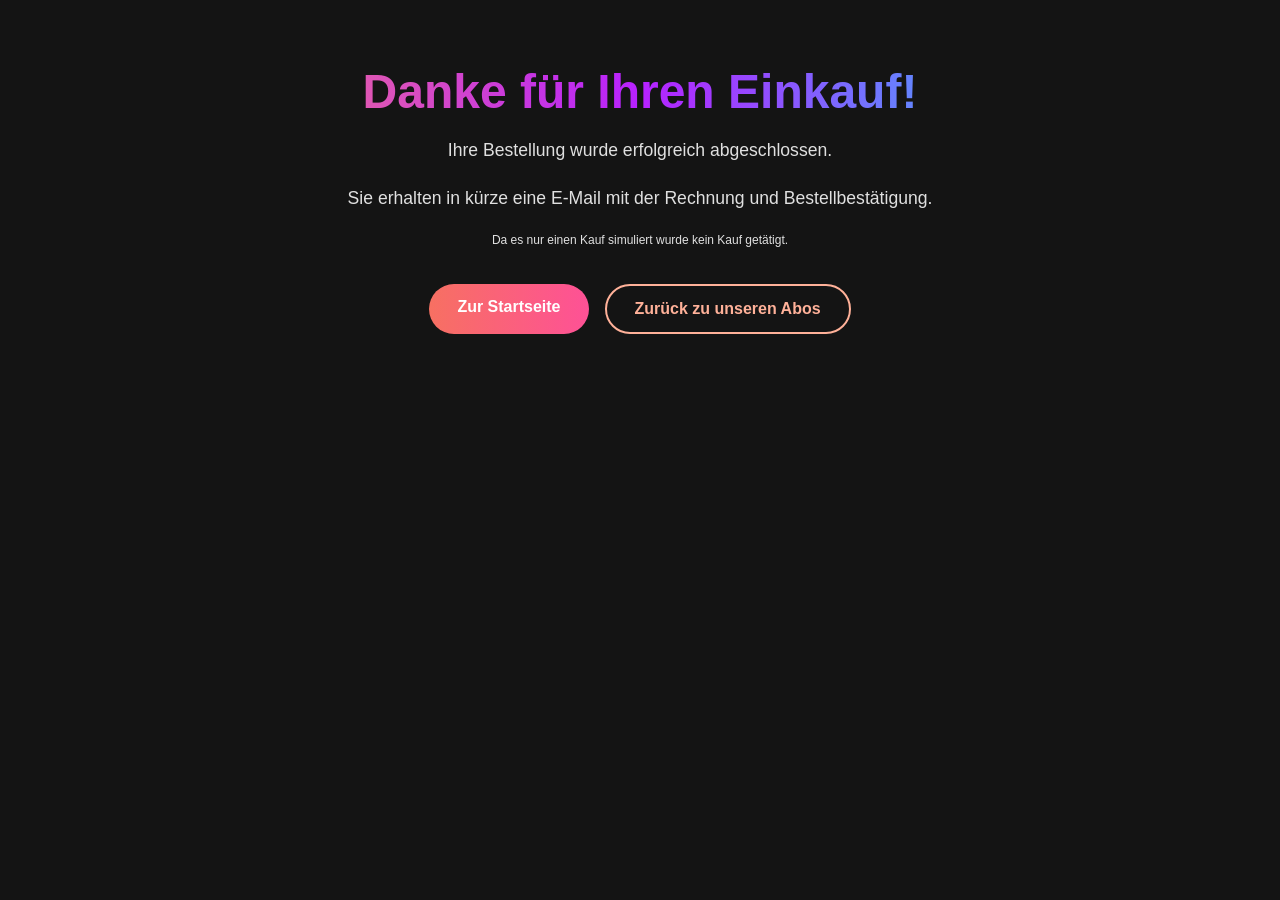
<file: thanks.html>
<!DOCTYPE html>
<html lang="de">
<head>
    <meta charset="UTF-8">
    <meta name="viewport" content="width=device-width, initial-scale=1.0">
    <title>Danke | Secret Steps</title>
    <link rel="stylesheet" href="styles.css">
</head>
<body>

    <main class="legal-page">
        <section class="legal-hero">
            <h1>Danke für Ihren Einkauf!</h1>
            <p>
                Ihre Bestellung wurde erfolgreich abgeschlossen.
            </p>
            <p>
                Sie erhalten in kürze eine E-Mail mit der Rechnung und Bestellbestätigung.
            </p>
            <p style="font-size: 12px;">
                Da es nur einen Kauf simuliert wurde kein Kauf getätigt.
            </p>

            <div class="thankyou-buttons">
                <a href="index.html" class="thankyou-btn primary">Zur Startseite</a>
                <a href="products.html" class="thankyou-btn secondary">Zurück zu unseren Abos</a>
            </div>
        </section>
    </main>

</body>
</html>
</file>
<file: styles.css>
* {
    box-sizing: border-box;
    margin: 0;
    padding: 0;
    font-family: 'Kumbh Sans',sans-serif;
}

.navbar{
    background: #131313;
    height: 80px;
    display: flex;
    justify-content: center;
    align-items: center;
    font-size: 1.2rem;
    position: sticky;
    top: 0;
    z-index: 999;
}
.navbar__container{
    display: flex;
    justify-content: space-between;
    height: 80px;
    z-index: 1;
    width: 100%;
    max-width: 1300px;
    margin: 0 auto;
    padding: 0 50px;
}

#navbar__logo{
    background-color: #ff8177;
    background-image: linear-gradient(to top, #ff0844 0%, #ffb199 100%);
    background-size: 100%;
    -webkit-background-clip: text;
    -moz-background-clip: text;
    -webkit-text-fill-color: transparent;
    -moz-text-fill-color: transparent;
    display: flex;
    align-items: center;
    cursor: pointer;
    text-decoration: none;
    font-size: 2rem;
}
.fa-gem{
    margin-right: 0.5rem;
}
.navbar__menu{
    display: flex;
    align-items: center;
    list-style:none;
    text-align: center;
}
.navbar__item{
    height: 80px;
}
.navbar__links{
    color: #fff;
    display: flex;
    align-items: center;
    justify-content: center;
    text-decoration: none;
    padding: 0 1rem;
    height: 100%;
}
.navbar__btn{
    display: flex;
    justify-content: center;
    align-items: center;
    padding: 0 1rem;
    width: 100%;
}
.button{
    display: flex;
    justify-content: center;
    align-items: center;
    text-decoration: none;
    padding: 10px 20px;
    height: 100%;
    width: 100%;
    border: none;
    outline: none;
    border-radius: 4px;
    background: #f77062;
    color: #fff;

}
.button:hover{
    background: #4837ff;
    transition: all 0.3s ease;
}
.navbar__links:hover{
    color:#f77062;
    transition: all 0.3s ease;
}
@media screen and (max-width: 960px){
    .navbar__container{
        display: flex;
        justify-content: space-between;
        height: 80px;
        z-index: 1;
        width: 100%;
        max-width: 1300px;
        padding: 0;
    }
    .navbar__menu{
        display: grid;
        grid-template-columns: auto;
        margin: 0;
        width: 100%;
        position: absolute;
        top: -1000px;
        opacity: 0;
        background: #131313;
        transition: all 0.5s ease;
        height: 50vh;
        z-index: -1;
    }
    .navbar__menu.active{
        
        top: 100%;
        opacity: 1;
        transition: all 0.5s ease;
        z-index: 99;
        height: 50vh;
        font-size: 1.6rem;
    }
    #navbar__logo{
        padding-left: 25px;
    }
    .navbar__toggle .bar{
        width: 25px;
        height: 3px;
        margin: 5px auto;
        transition: all 0.3s ease-in-out;
        background: #fff;
    }
    .navbar__item{
        width: 100%;
    }
    .navbar__links{
        text-align: center;
        padding: 2rem;
        width: 100%;
        display: table;
    }
    #mobile-menu{
        position: absolute;
        top: 20%;
        right: 5%;
        transform: translate(5%, 20%);
    }
    .navbar__btn{
        padding-bottom: 2rem;
    
    }
    .button{
        display: flex;
        justify-content: center;
        align-items: center;
        width: 80%;
        height: 80px;
        margin: 0;
    }
    .navbar__toggle .bar{
        display: block;
        cursor: pointer;
    }
    #mobile-menu.is-active .bar:nth-child(2){
        opacity: 0;
    }
     #mobile-menu.is-active .bar:nth-child(1){
        transform: translateY(8px) rotate(45deg);
    }
     #mobile-menu.is-active .bar:nth-child(3){
        transform: translateY(-8px) rotate(-45deg);
    }
} .logo-img{
    width: 40px;
    height: 40px;
    margin-right: 0.5rem;
    object-fit: contain;
}


.main{
    background-color: #141414;
}
.main__container{
    display: grid;
    grid-template-columns: 1fr 1fr;
    align-items: center;
    justify-self: center;
    margin: 0 auto;
    height: 90vh;
    background-color: #141414;
    z-index: 1;
    width: 100%;
    max-width: 1300px;
    padding: 0 50px;
}
.main__contant h1{
    font-size: 4rem;
    background-color: #ff8177;
    background-image: linear-gradient(to top, #ff0844 0%, #ffb199 100%);
    background-size: 100%;
    -webkit-background-clip: text;
    -moz-background-clip: text;
    -webkit-text-fill-color: transparent;
    -moz-text-fill-color: transparent;

}
.main__contant h2{
    font-size: 4rem;
    background-color: #ff8177;
    background-image: linear-gradient(to top, #b721ff 0%, #21d4fd 100%);
    background-size: 100%;
    -webkit-background-clip: text;
    -moz-background-clip: text;
    -webkit-text-fill-color: transparent;
    -moz-text-fill-color: transparent;
}
.main__contant p {
    margin-top: 1rem;
    font-size:2rem;
    font-weight: 700;
    color: #fff;
}

.main__btn{
    font-size: 1rem;
    background-image: linear-gradient(to top, #f77062 0%, #fe5196 100%);
    padding: 14px 32px;
    border: none;
    border-radius: 4px;
    color: #fff;
    margin-top: 2rem;
    cursor: pointer;
    position: relative;
    transition: all 0.35s;
    outline: none;
   
}
.main__btn a {
    position: relative;
    z-index: 2;
    color: #fff;
    text-decoration: none;
}
.main__btn:after{
    position: absolute;
    content: '';
    top: 0;
    left: 0;
    width: 0;
    height: 100%;
    background: #4837ff;
    transition: all 0.35s;
    border-radius: 4px;

}
.main__btn:hover{
    color: #fff;
}
.main__btn:hover:after{
    width: 100%
}
.main__img--container{
    text-align: center;
}
#main__img{
    height: 80%;
    width: 80%;
}
@media screen and (max-width: 760px){
    .main__container{
        display: grid;
        grid-template-columns: auto;
        align-items: center;
        justify-self: center;
        width: 100%;
        margin: 0 auto;
        height: 90vh;
    }
    .main__contant{
        text-align: center;
        margin-bottom: 4rem;
    }
    .main__contant h1{
        font-size: 2.5rem;
        margin-top: 2rem;
    }
    .main__contant h2 {
        font-size: 3rem;
    }
    .main__contant p {
        margin-top: 1rem;
        font-size: 1.5rem;
    
    }
}
@media screen and (max-width: 480px){
    .main__contant h1{
        font-size: 2rem;
        margin-top: 3rem;
    }
    .main__contant h2 {
        font-size: 2rem;
    }
    .main__contant p {
        margin-top: 2rem;
        font-size: 1.5rem;
    
    }
    .main__btn{
        padding: 12px 36px;
        margin: 2.5rem 0;
    }
}
.services{
    background: #141414;
    display: flex;
    flex-direction: column;
    align-items: center;
    min-height: 100vh;
    padding: 4rem 2rem;
}
.services h1{
    background-color: #ff8177;
    background-image: linear-gradient(to right, #ff8177 0%, #ff867a 0%, #ff8c7f 21%, #f99185 52%, #cf556c 78%, #b12a5b 100%);
    background-size: 100%;
    margin-bottom: 5rem;
    font-size: 2.5rem;
     -webkit-background-clip: text;
    -moz-background-clip: text;
    -webkit-text-fill-color: transparent;
    -moz-text-fill-color: transparent;
}
.services__container{
    display: flex;
    justify-content: center;
    flex-wrap: wrap;
}
.services__card{
    margin: 1rem;
    height: 525px;
    width: 400px;
    border-radius: 4px;
    background-image: linear-gradient(to bottom, rgba(0,0,0,0) 0% , rgba(17,17,17,0.6) 100%), url('image/pic2.jpg');
    background-size: cover;
    position: relative;
    color: #fff;
}
.services__card:nth-child(2){
    background-image: linear-gradient(to bottom, rgba(0,0,0,0) 0% , rgba(17,17,17,0.6) 100%), url('image/pic3.jpg');
}
.services__card h2 {
    position: absolute;
    top: 350px;
    left: 30px;
}
.services__card p{
    position: absolute;
    top: 400px;
    left: 30px;
}
.services__card button{
    color: #fff;
    padding: 10px 20px;
    border: none;
    outline: none;
    border-radius: 4px;
    background: #f77062;
    position: absolute;
    top: 440px;
    left: 30px;
    font-size: 1rem;
    cursor: pointer;
}
.services__card:hover{
    transform: scale(1.075);
    transition: 0.2s ease-in;
    cursor: pointer;
}
@media screen and (max-width: 960px){
    .services{
        min-height: 1600px;
    }
    .services h1{
        font-size: 2rem;
        margin-top: 12rem;
    }
}
@media screen and (max-width: 480px){
    .services{
        min-height: 1400px;
    }
    .services h1 {
        font-size: 1.2rem;
    }
    .services__card{
        width: 300px;
    }
}
.footer__container{
    background-color: #141414;
    padding: 5rem 0;
    display: flex;
    flex-direction: column;
    justify-content: center;
    align-items: center;
}
#footer__logo{
    color: #fff;
    display: flex;
    align-items: center;
    cursor: pointer;
    text-decoration: none;
    font-size: 2rem;
}
.footer__links {
    width: 100%;
    max-width: 1000px;
    display: flex;
    justify-content: center;
    align-items: flex-start;
    gap: 4rem;
    flex-wrap: wrap;
}

.footer__links--wrapper,
.footer__link--wrapper {
    display: flex;
    align-items: flex-start;
    gap: 4rem;
}

.footer__links--items {
    display: flex;
    flex-direction: column;
    align-items: flex-start;
    text-align: left;
    min-width: 180px;
}
.footer__links--items h2{
    margin-bottom: 16px;
}
.footer__links--items > h2{
    color: #fff;
}
.footer__links--items a{
    color: #fff;
    text-decoration: none;
    margin-bottom: 0.5rem;
}
.footer__links--items a:hover{
    color: #e9e9e9;
    transition: 0.3s ease-out;
}
.social__icon--links{
    color: #fff;
    font-size: 100%;
}
.social__media{
    max-width: 1000px;
    width: 100%;
}
.social__media--wrap{
    display: flex;
    justify-content: space-between;
    align-items: center;
    width: 100%;
    max-width: 1000px;
    margin: 40px auto 0 auto;
    gap: 90px;
}
.social__icons{
    display: flex;
    justify-content: space-between;
    align-items: center;
    width: 240px;
}
.social__logo{
    color: #fff;
    justify-self: flex-start;
    margin-left: pointer;
    text-decoration: none;
    font-size: 2rem;
    display: flex;
    align-items: center;
    margin-bottom: 16px;
}
.website__rights{
    color: #fff;
    font-size: 16px;
    line-height: 1.4;
    font-size: 15px;

}
@media screen and (max-width:820px){
    .footer__links{
        padding-top: 2rem;
    }
    #footer__logo{
        margin-bottom: 2rem;
    }
    .website__rights{
        margin-bottom: 2rem;
    
    }
    .footer__links--wrapper{
        flex-direction: column;
    }
    .social__media--wrap{
        flex-direction: column;
    }
}
@media screen and (max-width:480px){
    .footer__links--items{
        margin: 0;
        padding: 10px;
        width: 10px;
    }
}
.product-grid {
    display: grid;
    grid-template-columns: repeat(3, 1fr);
    gap: 2rem;
    margin-top: 2rem;
}

.product-card {
    background: #1f1f1f;
    color: #fff;
    border-radius: 8px;
    padding: 1.5rem;
    text-align: left;
}

.product-card img {
    width: 100%;
    height: 220px;
    object-fit: cover;
    border-radius: 8px;
    margin-bottom: 1rem;
}

.product-card h3 {
    margin-bottom: 1rem;
    color: #ffb199;
}

.product-card p {
    margin-bottom: 1rem;
    line-height: 1.5;
}

.price {
    font-size: 1.4rem;
    font-weight: bold;
    color: #f77062;
}

@media screen and (max-width: 900px) {
    .product-grid {
        grid-template-columns: 1fr;
    }
}
.legal-page {
    background: #141414;
    color: #fff;
    min-height: 100vh;
    padding: 4rem 2rem;
}

.legal-hero {
    max-width: 1000px;
    margin: 0 auto 3rem auto;
    text-align: center;
}

.legal-hero h1 {
    font-size: 3rem;
    margin-bottom: 1rem;
    background-image: linear-gradient(to right, #ff8177, #b721ff, #21d4fd);
    -webkit-background-clip: text;
    -webkit-text-fill-color: transparent;
}

.legal-hero p {
    font-size: 1.1rem;
    line-height: 1.8;
    color: #e0e0e0;
    margin-bottom: 1rem;
}

.legal-card {
    max-width: 1000px;
    margin: 0 auto 2rem auto;
    background: #1f1f1f;
    padding: 2rem;
    border-radius: 16px;
    box-shadow: 0 8px 24px rgba(0, 0, 0, 0.35);
    border: 1px solid rgba(255, 255, 255, 0.08);
}

.legal-card h2 {
    color: #ffb199;
    margin-bottom: 1rem;
    font-size: 1.8rem;
}

.legal-card h3 {
    color: #f77062;
    margin-top: 1.5rem;
    margin-bottom: 0.75rem;
}

.legal-card p,
.legal-card li {
    color: #e7e7e7;
    line-height: 1.7;
    margin-bottom: 1rem;
}

.legal-card ul {
    padding-left: 1.5rem;
    margin-bottom: 1rem;
}

.legal-card a {
    color: #ffb199;
    text-decoration: underline;
}

.legal-card a:hover {
    color: #21d4fd;
}
.product-grid {
    display: grid;
    grid-template-columns: repeat(3, 1fr);
    gap: 2rem;
    margin-top: 2rem;
}

.product-card {
    background: #181818;
    color: #fff;
    border-radius: 18px;
    overflow: hidden;
    box-shadow: 0 10px 28px rgba(0, 0, 0, 0.4);
    transition: transform 0.25s ease, box-shadow 0.25s ease;
    border: 1px solid rgba(255, 255, 255, 0.08);
}

.product-card:hover {
    transform: translateY(-8px);
    box-shadow: 0 16px 36px rgba(0, 0, 0, 0.55);
}

.product-card img {
    width: 100%;
    height: 230px;
    object-fit: cover;
    display: block;
}

.product-card h3 {
    color: #ffb199;
    font-size: 1.5rem;
    margin: 1.5rem 1.5rem 1rem 1.5rem;
}

.product-card p {
    color: #e7e7e7;
    line-height: 1.6;
    margin: 0 1.5rem 1rem 1.5rem;
}

.product-card .price {
    color: #f77062;
    font-size: 1.5rem;
    font-weight: 800;
}

.product-card .main__btn {
    display: inline-block;
    margin: 0 1.5rem 1.5rem 1.5rem;
}
.website-description {
    max-width: 900px;
    margin: 4rem auto 0 auto;
    padding: 2rem;
    background: #1f1f1f;
    color: #fff;
    border-radius: 16px;
    text-align: center;
    box-shadow: 0 10px 28px rgba(0, 0, 0, 0.35);
}

.website-description h2 {
    font-size: 2rem;
    margin-bottom: 1rem;
    color: #ffb199;
}

.website-description p {
    font-size: 1.1rem;
    line-height: 1.7;
    color: #e7e7e7;
}
.small-btn {
    display: inline-block;
    padding: 8px 16px;
    background: #f77062;
    color: #fff;
    border-radius: 6px;
    text-decoration: none;
    font-size: 0.95rem;
    font-weight: 600;
    margin-top: 0.5rem;
}

.small-btn:hover {
    background: #fe5196;
}
section[id] {
    scroll-margin-top: 110px;
}
.underline {
    text-decoration: underline;
}
.license-table {
    width: 100%;
    border-collapse: collapse;
    margin-top: 1rem;
}

.license-table th,
.license-table td {
    padding: 12px 18px;
    text-align: left;
    vertical-align: top;
}

.license-table th {
    color: #ffffff;
    font-weight: 700;
}

.license-table td {
    color: #e7e7e7;
}

.license-table tr {
    border-bottom: 1px solid rgba(255, 255, 255, 0.12);
}
.thankyou-buttons {
    display: flex;
    justify-content: center;
    gap: 1rem;
    margin-top: 2rem;
    flex-wrap: wrap;
}

.thankyou-btn {
    display: inline-block;
    padding: 14px 28px;
    border-radius: 30px;
    text-decoration: none;
    font-weight: 700;
    font-size: 1rem;
    transition: all 0.3s ease;
}

.thankyou-btn.primary {
    background: linear-gradient(to right, #f77062, #fe5196);
    color: #fff;
}

.thankyou-btn.secondary {
    background: transparent;
    color: #ffb199;
    border: 2px solid #ffb199;
}

.thankyou-btn.primary:hover {
    transform: translateY(-3px);
    box-shadow: 0 8px 20px rgba(247, 112, 98, 0.4);
}

.thankyou-btn.secondary:hover {
    background: #ffb199;
    color: #141414;
    transform: translateY(-3px);
}
.logo-step-animation {
    animation: stepMove 1.5s ease-in-out;
}

@keyframes stepMove {
    0% {
        transform: translateX(0);
        opacity: 0.3;
    }

    50% {
        transform: translateX(25px);
        opacity: 1;
    }

    100% {
        transform: translateX(0);
        opacity: 1;
    }
}
.login-modal {
    display: none;
    position: fixed;
    z-index: 9999;
    left: 0;
    top: 0;
    width: 100%;
    height: 100vh;
    background: rgba(0, 0, 0, 0.6);
    justify-content: center;
    align-items: center;
}

.login-box {
    background: #fff;
    padding: 30px;
    border-radius: 12px;
    width: 90%;
    max-width: 400px;
    text-align: center;
    position: relative;
}

.login-box h2 {
    margin-bottom: 10px;
}

.login-box input {
    width: 100%;
    padding: 12px;
    margin: 10px 0;
    border: 1px solid #ccc;
    border-radius: 8px;
    font-family: "Kumbh Sans", sans-serif;
}

.close-login {
    position: absolute;
    right: 18px;
    top: 12px;
    font-size: 28px;
    cursor: pointer;
}

.login-hint {
    font-size: 0.85rem;
    color: #777;
    margin-top: 15px;
}
.checkin-overlay {
    position: fixed;
    inset: 0;
    background: rgba(0, 0, 0, 0.75);
    z-index: 9999;
    display: flex;
    justify-content: center;
    align-items: center;
}

.checkin-success {
    background: white;
    color: #111;
    width: 320px;
    padding: 40px 30px;
    border-radius: 20px;
    text-align: center;
    box-shadow: 0 0 30px rgba(255, 255, 255, 0.25);
}

.checkin-logo-box {
    position: relative;
    display: inline-block;
    margin-bottom: 15px;
}

.checkin-success-logo {
    width: 90px;
    animation: secretStepMove 1.2s ease-in-out forwards;
}

.checkin-check {
    font-size: 42px;
    font-weight: bold;
    color: #3bb54a;
    opacity: 0;
    animation: checkAppear 0.5s ease-in-out forwards;
    animation-delay: 1.1s;
}

.checkin-success h2 {
    margin-top: 10px;
    font-size: 1.4rem;
}

.checkin-success p {
    margin-top: 5px;
    color: #555;
}

@keyframes secretStepMove {
    0% {
        transform: translateX(-50px) scale(0.8);
        opacity: 0;
    }

    50% {
        transform: translateX(20px) scale(1.08);
        opacity: 1;
    }

    100% {
        transform: translateX(0) scale(1);
        opacity: 1;
    }
}

@keyframes checkAppear {
    0% {
        opacity: 0;
        transform: scale(0.3) rotate(-20deg);
    }

    100% {
        opacity: 1;
        transform: scale(1) rotate(0deg);
    }
}
.website__rights a {
    color: #ffffff;
    text-decoration: underline;
    font-weight: 600;
}
</file>
